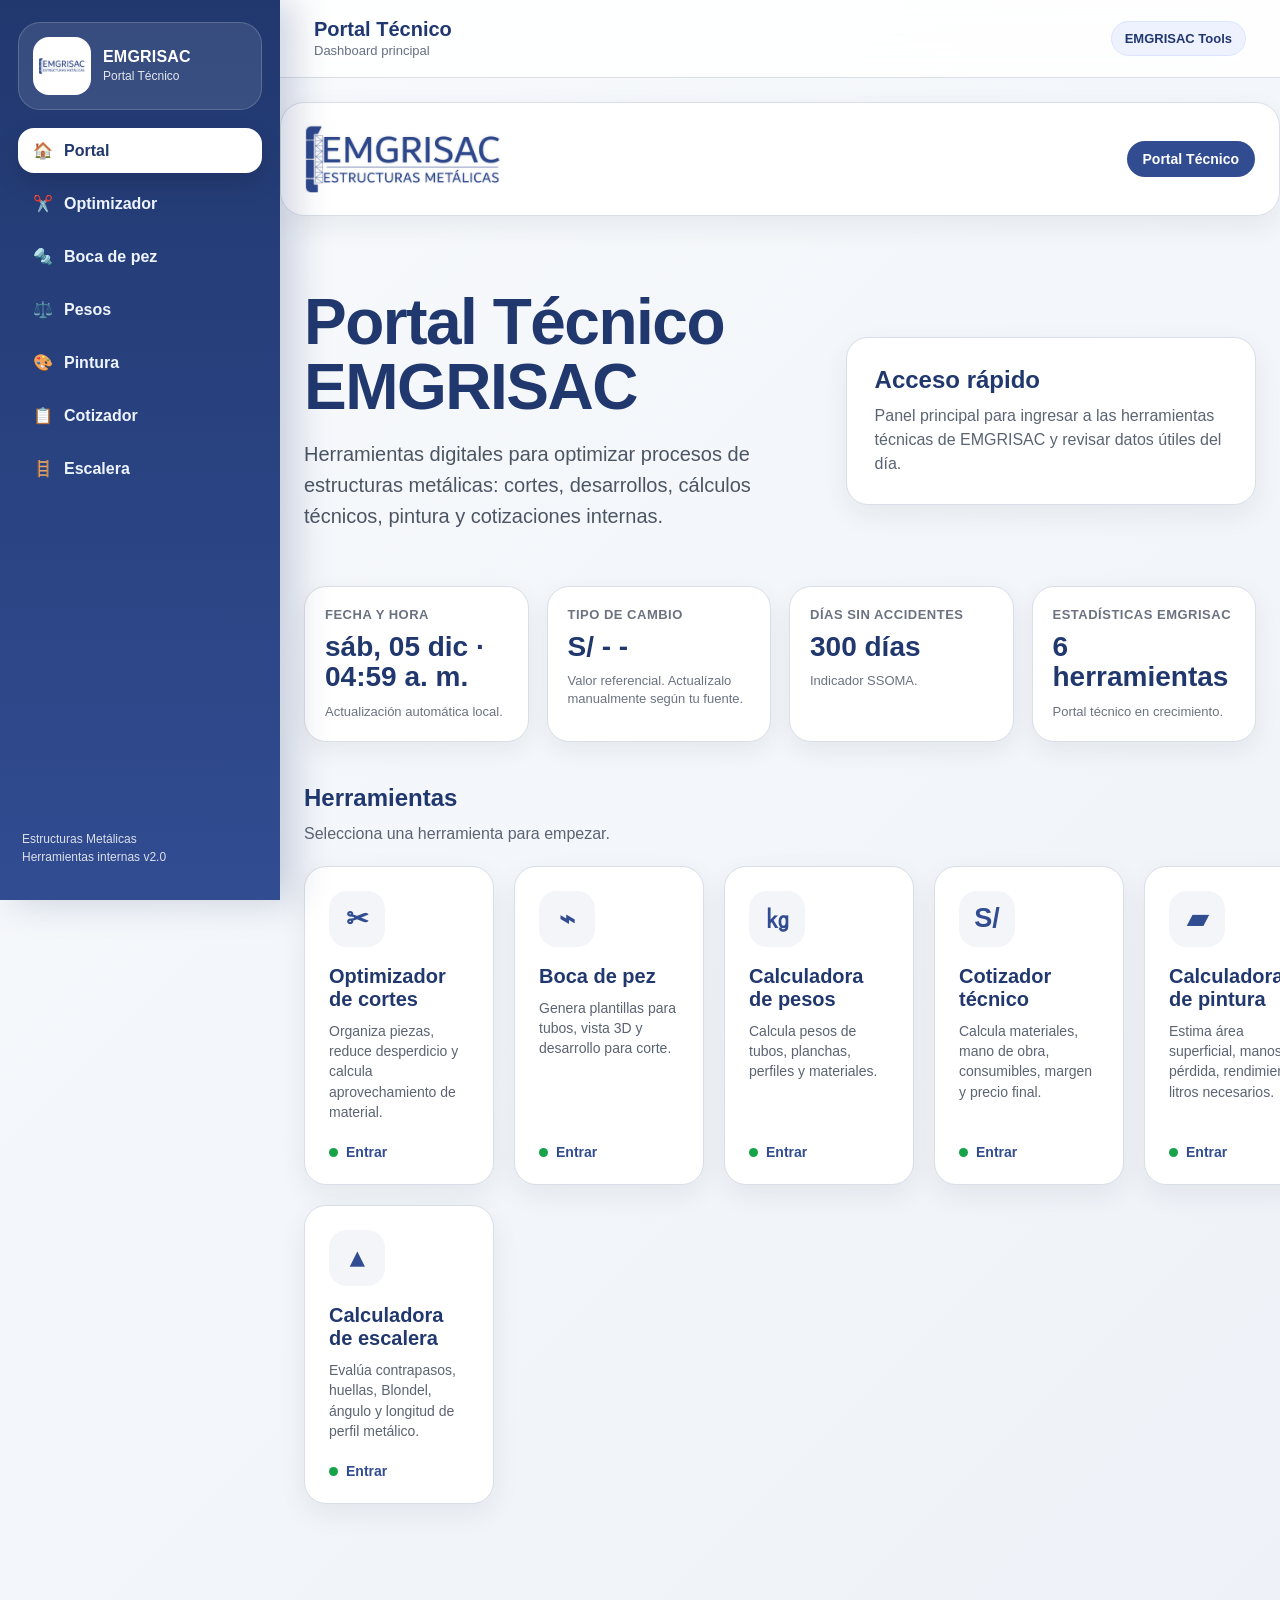
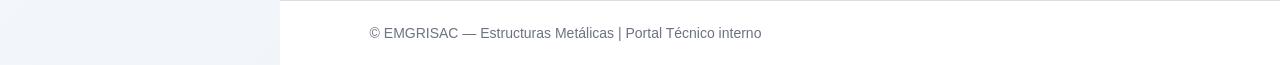
<file: index.html>
<!DOCTYPE html>
<html lang="es">
<head>
  <meta charset="UTF-8" />
  <meta name="viewport" content="width=device-width, initial-scale=1.0" />
  <title>Portal Técnico EMGRISAC</title>
  <style>
    :root {
      --azul: #314c91;
      --azul-oscuro: #21386f;
      --gris: #f3f5f8;
      --texto: #1f2937;
      --borde: #d9dee8;
      --sombra: 0 18px 40px rgba(31, 41, 55, 0.12);
      --verde: #16a34a;
      --amarillo: #f59e0b;
    }

    * { box-sizing: border-box; }

    body {
      margin: 0;
      font-family: Arial, Helvetica, sans-serif;
      background: linear-gradient(135deg, #ffffff 0%, #eef2f8 100%);
      color: var(--texto);
      min-height: 100vh;
    }

    header {
      padding: 28px 7vw 18px;
      display: flex;
      align-items: center;
      justify-content: space-between;
      gap: 24px;
      border-bottom: 1px solid var(--borde);
      background: rgba(255,255,255,0.88);
      backdrop-filter: blur(12px);
      position: sticky;
      top: 0;
      z-index: 10;
    }

    .logo {
      height: 68px;
      max-width: 420px;
      object-fit: contain;
    }

    .badge {
      background: var(--azul);
      color: white;
      padding: 10px 16px;
      border-radius: 999px;
      font-weight: 700;
      font-size: 14px;
      white-space: nowrap;
    }

    main { padding: 48px 7vw 70px; }

    .hero {
      display: grid;
      grid-template-columns: 1.1fr 0.9fr;
      align-items: center;
      gap: 40px;
      margin-bottom: 34px;
    }

    h1 {
      margin: 0;
      font-size: clamp(36px, 5vw, 64px);
      color: var(--azul-oscuro);
      letter-spacing: -1.5px;
      line-height: 1.02;
    }

    .subtitle {
      margin-top: 18px;
      font-size: 20px;
      line-height: 1.55;
      color: #4b5563;
      max-width: 760px;
    }

    .panel, .metric, .card {
      background: white;
      border: 1px solid var(--borde);
      box-shadow: 0 8px 24px rgba(31, 41, 55, 0.07);
    }

    .panel {
      border-radius: 28px;
      padding: 28px;
      box-shadow: var(--sombra);
    }

    .panel h2, .section-title h2 { margin: 0 0 10px; color: var(--azul); }
    .panel p, .section-title p { margin: 0; color: #5b6472; line-height: 1.5; }

    .dashboard {
      display: grid;
      grid-template-columns: repeat(4, minmax(180px, 1fr));
      gap: 18px;
      margin-bottom: 42px;
    }

    .metric {
      border-radius: 22px;
      padding: 20px;
      min-height: 132px;
    }

    .metric-label {
      color: #6b7280;
      font-size: 13px;
      font-weight: 700;
      text-transform: uppercase;
      letter-spacing: .5px;
      margin-bottom: 10px;
    }

    .metric-value {
      color: var(--azul-oscuro);
      font-size: 28px;
      font-weight: 900;
      line-height: 1.1;
    }

    .metric-note {
      margin-top: 10px;
      color: #6b7280;
      font-size: 13px;
      line-height: 1.35;
    }

    .section-title {
      margin: 0 0 20px;
      display: flex;
      align-items: end;
      justify-content: space-between;
      gap: 20px;
    }

    .grid {
      display: grid;
      grid-template-columns: repeat(5, minmax(190px, 1fr));
      gap: 20px;
    }

    .card {
      text-decoration: none;
      color: inherit;
      border-radius: 24px;
      padding: 24px;
      min-height: 225px;
      transition: transform .2s ease, box-shadow .2s ease, border-color .2s ease;
      display: flex;
      flex-direction: column;
      justify-content: space-between;
    }

    .card:hover {
      transform: translateY(-6px);
      box-shadow: var(--sombra);
      border-color: var(--azul);
    }

    .icon {
      width: 56px;
      height: 56px;
      border-radius: 18px;
      background: var(--gris);
      color: var(--azul);
      display: grid;
      place-items: center;
      font-size: 27px;
      font-weight: 900;
      margin-bottom: 18px;
    }

    .card h3 { margin: 0 0 10px; font-size: 20px; color: var(--azul-oscuro); }
    .card p { margin: 0; color: #5b6472; line-height: 1.45; font-size: 14px; }

    .status {
      margin-top: 22px;
      display: inline-flex;
      align-items: center;
      gap: 8px;
      color: var(--azul);
      font-weight: 700;
      font-size: 14px;
    }

    .dot { width: 9px; height: 9px; background: var(--azul); border-radius: 50%; }
    .dot.green { background: var(--verde); }
    .dot.yellow { background: var(--amarillo); }

    footer {
      padding: 24px 7vw;
      color: #6b7280;
      border-top: 1px solid var(--borde);
      background: white;
      font-size: 14px;
    }

    @media (max-width: 1200px) {
      .grid { grid-template-columns: repeat(3, minmax(220px, 1fr)); }
      .dashboard { grid-template-columns: repeat(2, minmax(180px, 1fr)); }
    }

    @media (max-width: 900px) {
      .hero { grid-template-columns: 1fr; }
      .grid { grid-template-columns: repeat(2, minmax(220px, 1fr)); }
    }

    @media (max-width: 640px) {
      header { flex-direction: column; align-items: flex-start; }
      .logo { width: 100%; height: auto; }
      .grid, .dashboard { grid-template-columns: 1fr; }
      main { padding-top: 34px; }
      .section-title { display: block; }
    }
  </style>
  <link rel="stylesheet" href="css/emgrisac-unificado.css" />
  <script src="js/emgrisac-ui.js" defer></script>
</head>
<body class="emg-unificado">

<aside class="emg-sidebar">
  <div class="emg-brand">
    <img src="img/logo-emgrisac.png" alt="Logo EMGRISAC">
    <div><strong>EMGRISAC</strong><span>Portal Técnico</span></div>
  </div>
  <nav class="emg-nav">
    <a href="index.html" class="active"><span>🏠</span><span>Portal</span></a>
<a href="optimizador.html" class=""><span>✂️</span><span>Optimizador</span></a>
<a href="bocapez.html" class=""><span>🔩</span><span>Boca de pez</span></a>
<a href="calcpesos.html" class=""><span>⚖️</span><span>Pesos</span></a>
<a href="calculadora-pintura.html" class=""><span>🎨</span><span>Pintura</span></a>
<a href="cotizador.html" class=""><span>📋</span><span>Cotizador</span></a>
<a href="calculadora-escaleras.html" class=""><span>🪜</span><span>Escalera</span></a>
  </nav>
  <div class="emg-sidebar-footer">Estructuras Metálicas<br>Herramientas internas v2.0</div>
</aside>
<header class="emg-topbar">
  <div style="display:flex;align-items:center;gap:10px;">
    <button class="emg-mobile-menu" data-emg-menu>☰</button>
    <div class="emg-page-title"><strong>Portal Técnico</strong><span>Dashboard principal</span></div>
  </div>
  <div class="emg-chip">EMGRISAC Tools</div>
</header>

  <header>
    <img src="img/logo-emgrisac.png" alt="Logo EMGRISAC" class="logo" />
    <div class="badge">Portal Técnico</div>
  </header>

  <main>
    <section class="hero">
      <div>
        <h1>Portal Técnico EMGRISAC</h1>
        <p class="subtitle">
          Herramientas digitales para optimizar procesos de estructuras metálicas:
          cortes, desarrollos, cálculos técnicos, pintura y cotizaciones internas.
        </p>
      </div>
      <div class="panel">
        <h2>Acceso rápido</h2>
        <p>
          Panel principal para ingresar a las herramientas técnicas de EMGRISAC y revisar datos útiles del día.
        </p>
      </div>
    </section>

    <section class="dashboard">
      <div class="metric">
        <div class="metric-label">Fecha y hora</div>
        <div class="metric-value" id="fechaHora">--:--</div>
        <div class="metric-note">Actualización automática local.</div>
      </div>

      <div class="metric">
        <div class="metric-label">Tipo de cambio</div>
        <div class="metric-value">S/  - - </div>
        <div class="metric-note">Valor referencial. Actualízalo manualmente según tu fuente.</div>
      </div>

      <div class="metric">
        <div class="metric-label">Días sin accidentes</div>
        <div class="metric-value">300 días</div>
        <div class="metric-note"> Indicador SSOMA.</div>
      </div>

      <div class="metric">
        <div class="metric-label">Estadísticas EMGRISAC</div>
        <div class="metric-value">6 herramientas</div>
        <div class="metric-note">Portal técnico en crecimiento.</div>
      </div>
    </section>

    <section class="section-title">
      <div>
        <h2>Herramientas</h2>
        <p>Selecciona una herramienta para empezar.</p>
      </div>
    </section>

    <section class="grid">
      <a class="card" href="optimizador.html">
        <div>
          <div class="icon">✂</div>
          <h3>Optimizador de cortes</h3>
          <p>Organiza piezas, reduce desperdicio y calcula aprovechamiento de material.</p>
        </div>
        <span class="status"><span class="dot green"></span> Entrar</span>
      </a>

      <a class="card" href="bocapez.html">
        <div>
          <div class="icon">⌁</div>
          <h3>Boca de pez</h3>
          <p>Genera plantillas para tubos, vista 3D y desarrollo para corte.</p>
        </div>
        <span class="status"><span class="dot green"></span> Entrar</span>
      </a>

      <a class="card" href="calcpesos.html">
        <div>
          <div class="icon">㎏</div>
          <h3>Calculadora de pesos</h3>
          <p>Calcula pesos de tubos, planchas, perfiles y materiales.</p>
        </div>
        <span class="status"><span class="dot green"></span> Entrar</span>
      </a>

      <a class="card" href="cotizador.html">
        <div>
          <div class="icon">S/</div>
          <h3>Cotizador técnico</h3>
          <p>Calcula materiales, mano de obra, consumibles, margen y precio final.</p>
        </div>
        <span class="status"><span class="dot green"></span> Entrar</span>
      </a>

      <a class="card" href="calculadora-pintura.html">
        <div>
          <div class="icon">▰</div>
          <h3>Calculadora de pintura</h3>
          <p>Estima área superficial, manos, pérdida, rendimiento y litros necesarios.</p>
        </div>
        <span class="status"><span class="dot green"></span> Entrar</span>
      </a>

      <a class="card" href="calculadora-escaleras.html">
        <div>
          <div class="icon">▴</div>
          <h3>Calculadora de escalera</h3>
          <p>Evalúa contrapasos, huellas, Blondel, ángulo y longitud de perfil metálico.</p>
        </div>
        <span class="status"><span class="dot green"></span> Entrar</span>
      </a>
    </section>
  </main>

  <footer>
    © EMGRISAC — Estructuras Metálicas | Portal Técnico interno
  </footer>

  <script>
    function actualizarFechaHora() {
      const ahora = new Date();
      const opcionesFecha = { weekday: 'short', day: '2-digit', month: 'short' };
      const fecha = ahora.toLocaleDateString('es-PE', opcionesFecha).replace('.', '');
      const hora = ahora.toLocaleTimeString('es-PE', { hour: '2-digit', minute: '2-digit' });
      document.getElementById('fechaHora').textContent = `${fecha} · ${hora}`;
    }

    actualizarFechaHora();
    setInterval(actualizarFechaHora, 30000);
  </script>
</body>
</html>
</file>
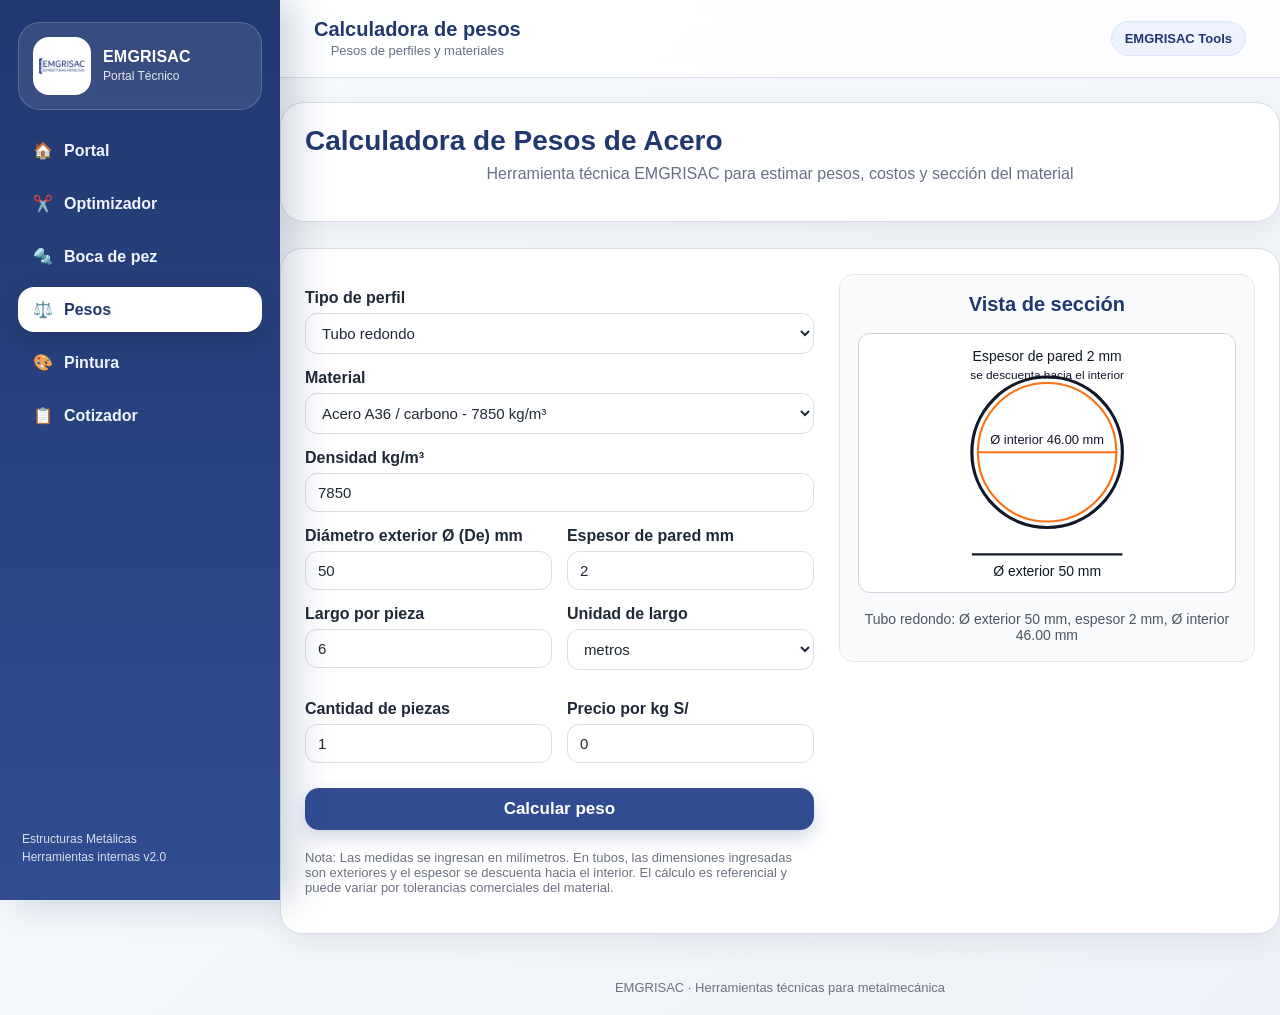
<file: calcpesos.html>
<!DOCTYPE html>
<html lang="es">
<head>
  <meta charset="UTF-8" />
  <meta name="viewport" content="width=device-width, initial-scale=1.0" />
  <title>Calculadora de Pesos de Acero | EMGRISAC</title>

  <style>
    body {
      margin: 0;
      font-family: Arial, sans-serif;
      background: #f3f5f7;
      color: #1f2937;
    }

    header {
      background: #111827;
      color: white;
      padding: 25px;
      text-align: center;
    }

    header h1 {
      margin: 0;
      font-size: 28px;
    }

    header p {
      margin-top: 8px;
      color: #d1d5db;
    }

    .container {
      max-width: 980px;
      margin: 30px auto;
      background: white;
      padding: 25px;
      border-radius: 14px;
      box-shadow: 0 8px 25px rgba(0,0,0,0.08);
    }

    label {
      font-weight: bold;
      display: block;
      margin-top: 15px;
    }

    select, input {
      width: 100%;
      padding: 11px;
      margin-top: 6px;
      border: 1px solid #cbd5e1;
      border-radius: 8px;
      font-size: 15px;
      box-sizing: border-box;
    }

    .grid {
      display: grid;
      grid-template-columns: repeat(2, 1fr);
      gap: 15px;
    }

    .layout {
      display: grid;
      grid-template-columns: 1.1fr 0.9fr;
      gap: 25px;
      align-items: start;
    }

    .preview-card {
      background: #f8fafc;
      border: 1px solid #e5e7eb;
      border-radius: 14px;
      padding: 18px;
      text-align: center;
      position: sticky;
      top: 20px;
    }

    .preview-card h2 {
      margin-top: 0;
      font-size: 20px;
      color: #111827;
    }

    #svgSeccion {
      width: 100%;
      max-width: 380px;
      height: 260px;
      background: white;
      border-radius: 12px;
      border: 1px solid #d1d5db;
    }

    #textoSeccion {
      font-size: 14px;
      color: #4b5563;
      margin-bottom: 0;
    }

    button {
      width: 100%;
      margin-top: 25px;
      padding: 14px;
      background: #f97316;
      color: white;
      border: none;
      border-radius: 10px;
      font-size: 17px;
      font-weight: bold;
      cursor: pointer;
    }

    button:hover {
      background: #ea580c;
    }

    .resultado {
      margin-top: 25px;
      padding: 20px;
      background: #ecfdf5;
      border-left: 6px solid #10b981;
      border-radius: 10px;
      display: none;
    }

    .resultado h2 {
      margin-top: 0;
      color: #065f46;
    }

    .dato {
      font-size: 18px;
      margin: 8px 0;
    }

    .nota {
      margin-top: 20px;
      font-size: 13px;
      color: #6b7280;
    }

    footer {
      text-align: center;
      padding: 20px;
      color: #6b7280;
      font-size: 13px;
    }

    @media (max-width: 850px) {
      .layout {
        grid-template-columns: 1fr;
      }

      .preview-card {
        position: static;
      }
    }

    @media (max-width: 700px) {
      .grid {
        grid-template-columns: 1fr;
      }
    }
  </style>
  <link rel="stylesheet" href="css/emgrisac-unificado.css" />
  <script src="js/emgrisac-ui.js" defer></script>
</head>

<body class="emg-unificado">

<aside class="emg-sidebar">
  <div class="emg-brand">
    <img src="img/logo-emgrisac.png" alt="Logo EMGRISAC">
    <div><strong>EMGRISAC</strong><span>Portal Técnico</span></div>
  </div>
  <nav class="emg-nav">
    <a href="index.html" class=""><span>🏠</span><span>Portal</span></a>
<a href="optimizador.html" class=""><span>✂️</span><span>Optimizador</span></a>
<a href="bocapez.html" class=""><span>🔩</span><span>Boca de pez</span></a>
<a href="calcpesos.html" class="active"><span>⚖️</span><span>Pesos</span></a>
<a href="calculadora-pintura.html" class=""><span>🎨</span><span>Pintura</span></a>
<a href="cotizador.html" class=""><span>📋</span><span>Cotizador</span></a>
  </nav>
  <div class="emg-sidebar-footer">Estructuras Metálicas<br>Herramientas internas v2.0</div>
</aside>
<header class="emg-topbar">
  <div style="display:flex;align-items:center;gap:10px;">
    <button class="emg-mobile-menu" data-emg-menu>☰</button>
    <div class="emg-page-title"><strong>Calculadora de pesos</strong><span>Pesos de perfiles y materiales</span></div>
  </div>
  <div class="emg-chip">EMGRISAC Tools</div>
</header>


<header>
  <h1>Calculadora de Pesos de Acero</h1>
  <p>Herramienta técnica EMGRISAC para estimar pesos, costos y sección del material</p>
</header>

<div class="container">

  <div class="layout">

    <div>
      <label for="perfil">Tipo de perfil</label>
      <select id="perfil">
        <option value="tubo_redondo">Tubo redondo</option>
        <option value="tubo_cuadrado">Tubo cuadrado</option>
        <option value="tubo_rectangular">Tubo rectangular</option>
        <option value="plancha">Plancha</option>
        <option value="platina">Platina</option>
        <option value="barra_redonda">Barra redonda</option>
        <option value="barra_cuadrada">Barra cuadrada</option>
        <option value="angulo">Ángulo L</option>
      </select>

      <label for="material">Material</label>
      <select id="material">
        <option value="7850">Acero A36 / carbono - 7850 kg/m³</option>
        <option value="8000">Acero inoxidable - 8000 kg/m³</option>
        <option value="2700">Aluminio - 2700 kg/m³</option>
        <option value="custom">Personalizado</option>
      </select>

      <label for="densidad">Densidad kg/m³</label>
      <input type="number" id="densidad" value="7850">

      <div class="grid" id="campos"></div>

      <div class="grid">
        <div>
          <label for="largo">Largo por pieza</label>
          <input type="number" id="largo" value="6" step="0.01">
        </div>

        <div>
          <label for="unidadLargo">Unidad de largo</label>
          <select id="unidadLargo">
            <option value="m">metros</option>
            <option value="mm">milímetros</option>
          </select>
        </div>

        <div>
          <label for="cantidad">Cantidad de piezas</label>
          <input type="number" id="cantidad" value="1">
        </div>

        <div>
          <label for="precioKg">Precio por kg S/</label>
          <input type="number" id="precioKg" value="0" step="0.01">
        </div>
      </div>

      <button onclick="calcular()">Calcular peso</button>

      <div class="resultado" id="resultado">
        <h2>Resultado</h2>
        <p class="dato" id="pesoMetro"></p>
        <p class="dato" id="pesoPieza"></p>
        <p class="dato" id="pesoTotal"></p>
        <p class="dato" id="costoTotal"></p>
      </div>

      <p class="nota">
        Nota: Las medidas se ingresan en milímetros. En tubos, las dimensiones ingresadas son exteriores y el espesor se descuenta hacia el interior. El cálculo es referencial y puede variar por tolerancias comerciales del material.
      </p>
    </div>

    <div class="preview-card">
      <h2>Vista de sección</h2>
      <svg id="svgSeccion" viewBox="0 0 300 240"></svg>
      <p id="textoSeccion"></p>
    </div>

  </div>

</div>

<footer>
  EMGRISAC · Herramientas técnicas para metalmecánica
</footer>

<script>
  const perfil = document.getElementById("perfil");
  const material = document.getElementById("material");
  const densidad = document.getElementById("densidad");
  const campos = document.getElementById("campos");

  perfil.addEventListener("change", actualizarCampos);
  material.addEventListener("change", actualizarDensidad);

  document.addEventListener("input", function () {
    dibujarSeccion();
  });

  function actualizarDensidad() {
    if (material.value !== "custom") {
      densidad.value = material.value;
    }
  }

  function actualizarCampos() {
    let html = "";

    if (perfil.value === "tubo_redondo") {
      html = `
        <div>
          <label>Diámetro exterior Ø (De) mm</label>
          <input type="number" id="diametro" value="50" step="0.01">
        </div>
        <div>
          <label>Espesor de pared mm</label>
          <input type="number" id="espesor" value="2" step="0.01">
        </div>
      `;
    }

    if (perfil.value === "tubo_cuadrado") {
      html = `
        <div>
          <label>Lado exterior mm</label>
          <input type="number" id="lado" value="50" step="0.01">
        </div>
        <div>
          <label>Espesor de pared mm</label>
          <input type="number" id="espesor" value="2" step="0.01">
        </div>
      `;
    }

    if (perfil.value === "tubo_rectangular") {
      html = `
        <div>
          <label>Base exterior mm</label>
          <input type="number" id="base" value="100" step="0.01">
        </div>
        <div>
          <label>Altura exterior mm</label>
          <input type="number" id="altura" value="50" step="0.01">
        </div>
        <div>
          <label>Espesor de pared mm</label>
          <input type="number" id="espesor" value="2" step="0.01">
        </div>
      `;
    }

    if (perfil.value === "plancha" || perfil.value === "platina") {
      html = `
        <div>
          <label>Ancho mm</label>
          <input type="number" id="ancho" value="1000" step="0.01">
        </div>
        <div>
          <label>Espesor de pared mm</label>
          <input type="number" id="espesor" value="3" step="0.01">
        </div>
      `;
    }

    if (perfil.value === "barra_redonda") {
      html = `
        <div>
          <label>Diámetro Ø mm</label>
          <input type="number" id="diametro" value="12" step="0.01">
        </div>
      `;
    }

    if (perfil.value === "barra_cuadrada") {
      html = `
        <div>
          <label>Lado mm</label>
          <input type="number" id="lado" value="12" step="0.01">
        </div>
      `;
    }

    if (perfil.value === "angulo") {
      html = `
        <div>
          <label>Lado del ángulo mm</label>
          <input type="number" id="lado" value="50" step="0.01">
        </div>
        <div>
          <label>Espesor de pared mm</label>
          <input type="number" id="espesor" value="3" step="0.01">
        </div>
      `;
    }

    campos.innerHTML = html;
    dibujarSeccion();
  }

  function dibujarSeccion() {
    const svg = document.getElementById("svgSeccion");
    const texto = document.getElementById("textoSeccion");

    svg.innerHTML = "";

    function rect(x, y, w, h, stroke = "#111827", fill = "none", sw = 3) {
      return `<rect x="${x}" y="${y}" width="${w}" height="${h}" fill="${fill}" stroke="${stroke}" stroke-width="${sw}" rx="2" />`;
    }

    function circle(cx, cy, r, stroke = "#111827", fill = "none", sw = 3) {
      return `<circle cx="${cx}" cy="${cy}" r="${r}" fill="${fill}" stroke="${stroke}" stroke-width="${sw}" />`;
    }

    function line(x1, y1, x2, y2) {
      return `<line x1="${x1}" y1="${y1}" x2="${x2}" y2="${y2}" stroke="#f97316" stroke-width="2" />`;
    }

    function text(x, y, t, size = 13) {
      return `<text x="${x}" y="${y}" font-size="${size}" text-anchor="middle" fill="#111827">${t}</text>`;
    }

    let contenido = "";

    if (perfil.value === "tubo_redondo") {
      const D = parseFloat(document.getElementById("diametro")?.value || 50);
      const e = parseFloat(document.getElementById("espesor")?.value || 2);
      const d = Math.max(D - 2 * e, 0);
      const rExterior = 70;
      const rInterior = D > 0 ? 70 * d / D : 0;

      contenido += circle(150, 110, rExterior);
      contenido += circle(150, 110, rInterior, "#f97316", "none", 2);

      // Cota del diámetro EXTERIOR en negro
      contenido += `<line x1="80" y1="205" x2="220" y2="205" stroke="#111827" stroke-width="2" />`;
      contenido += text(150, 225, `Ø exterior ${D} mm`);

      // Cota del diámetro INTERIOR en naranja
      contenido += `<line x1="${150 - rInterior}" y1="110" x2="${150 + rInterior}" y2="110" stroke="#f97316" stroke-width="2" />`;
      contenido += text(150, 102, `Ø interior ${d.toFixed(2)} mm`, 12);

      contenido += text(150, 25, `Espesor de pared ${e} mm`);
      contenido += text(150, 42, `se descuenta hacia el interior`, 11);

      texto.innerText = `Tubo redondo: Ø exterior ${D} mm, espesor ${e} mm, Ø interior ${d.toFixed(2)} mm`;
    }

    if (perfil.value === "tubo_cuadrado") {
      const L = parseFloat(document.getElementById("lado")?.value || 50);
      const e = parseFloat(document.getElementById("espesor")?.value || 2);
      const ladoInterior = Math.max(L - 2 * e, 0);
      const inner = L > 0 ? Math.max(140 * ladoInterior / L, 0) : 0;

      contenido += rect(80, 40, 140, 140);
      contenido += rect(150 - inner / 2, 110 - inner / 2, inner, inner, "#f97316", "none", 2);

      contenido += `<line x1="80" y1="205" x2="220" y2="205" stroke="#111827" stroke-width="2" />`;
      contenido += text(150, 225, `lado exterior ${L} mm`);
      contenido += text(150, 25, `Espesor de pared ${e} mm`);
      contenido += text(150, 42, `lado interior ${ladoInterior.toFixed(2)} mm`, 11);

      texto.innerText = `Tubo cuadrado: lado exterior ${L} mm, espesor ${e} mm, lado interior ${ladoInterior.toFixed(2)} mm`;
    }

    if (perfil.value === "tubo_rectangular") {
      const B = parseFloat(document.getElementById("base")?.value || 100);
      const H = parseFloat(document.getElementById("altura")?.value || 50);
      const e = parseFloat(document.getElementById("espesor")?.value || 2);

      const baseInterior = Math.max(B - 2 * e, 0);
      const alturaInterior = Math.max(H - 2 * e, 0);

      const maxDim = Math.max(B, H);
      const W = 170 * B / maxDim;
      const HH = 170 * H / maxDim;

      const innerW = B > 0 ? Math.max(W * baseInterior / B, 0) : 0;
      const innerH = H > 0 ? Math.max(HH * alturaInterior / H, 0) : 0;

      contenido += rect(150 - W / 2, 110 - HH / 2, W, HH);
      contenido += rect(150 - innerW / 2, 110 - innerH / 2, innerW, innerH, "#f97316", "none", 2);

      contenido += `<line x1="${150 - W / 2}" y1="205" x2="${150 + W / 2}" y2="205" stroke="#111827" stroke-width="2" />`;
      contenido += text(150, 225, `base exterior ${B} mm`);
      contenido += text(150, 25, `${B} x ${H} x ${e} mm`);
      contenido += text(150, 42, `interior ${baseInterior.toFixed(2)} x ${alturaInterior.toFixed(2)} mm`, 11);

      texto.innerText = `Tubo rectangular: exterior ${B} x ${H} mm, espesor ${e} mm, interior ${baseInterior.toFixed(2)} x ${alturaInterior.toFixed(2)} mm`;
    }

    if (perfil.value === "plancha" || perfil.value === "platina") {
      const ancho = parseFloat(document.getElementById("ancho")?.value || 1000);
      const e = parseFloat(document.getElementById("espesor")?.value || 3);

      contenido += rect(50, 95, 200, 35, "#111827", "#e5e7eb", 3);
      contenido += text(150, 80, `Ancho ${ancho} mm`);
      contenido += text(150, 155, `Espesor ${e} mm`);

      texto.innerText = `${perfil.value === "plancha" ? "Plancha" : "Platina"} ${ancho} x ${e} mm`;
    }

    if (perfil.value === "barra_redonda") {
      const D = parseFloat(document.getElementById("diametro")?.value || 12);

      contenido += circle(150, 110, 70, "#111827", "#e5e7eb", 3);
      contenido += line(80, 205, 220, 205);
      contenido += text(150, 225, `Ø ${D} mm`);

      texto.innerText = `Barra redonda Ø${D} mm`;
    }

    if (perfil.value === "barra_cuadrada") {
      const L = parseFloat(document.getElementById("lado")?.value || 12);

      contenido += rect(80, 40, 140, 140, "#111827", "#e5e7eb", 3);
      contenido += line(80, 205, 220, 205);
      contenido += text(150, 225, `${L} mm`);

      texto.innerText = `Barra cuadrada ${L} x ${L} mm`;
    }

    if (perfil.value === "angulo") {
      const L = parseFloat(document.getElementById("lado")?.value || 50);
      const e = parseFloat(document.getElementById("espesor")?.value || 3);

      const outer = 140;
      const thick = Math.max(Math.min(outer * e / L, outer), 2);
      const x = 80;
      const y = 40;

      contenido += `
        <path d="
          M ${x} ${y}
          L ${x + thick} ${y}
          L ${x + thick} ${y + outer - thick}
          L ${x + outer} ${y + outer - thick}
          L ${x + outer} ${y + outer}
          L ${x} ${y + outer}
          Z"
          fill="#e5e7eb"
          stroke="#111827"
          stroke-width="3"
        />
      `;

      contenido += line(x, 205, x + outer, 205);
      contenido += text(150, 225, `${L} x ${L} x ${e} mm`);
      contenido += text(150, 25, `Ángulo L - espesor ${e} mm`);

      texto.innerText = `Ángulo L ${L} x ${L} x ${e} mm`;
    }

    svg.innerHTML = contenido;
  }

  function calcular() {
    dibujarSeccion();

    const dens = parseFloat(densidad.value);
    let largo = parseFloat(document.getElementById("largo").value);
    const unidadLargo = document.getElementById("unidadLargo").value;
    const cantidad = parseFloat(document.getElementById("cantidad").value);
    const precioKg = parseFloat(document.getElementById("precioKg").value);

    if (unidadLargo === "mm") {
      largo = largo / 1000;
    }

    let area = 0;

    if (perfil.value === "tubo_redondo") {
      const D = parseFloat(document.getElementById("diametro").value) / 1000;
      const e = parseFloat(document.getElementById("espesor").value) / 1000;
      const d = D - 2 * e;
      area = Math.PI / 4 * (D * D - d * d);
    }

    if (perfil.value === "tubo_cuadrado") {
      const L = parseFloat(document.getElementById("lado").value) / 1000;
      const e = parseFloat(document.getElementById("espesor").value) / 1000;
      area = L * L - (L - 2 * e) * (L - 2 * e);
    }

    if (perfil.value === "tubo_rectangular") {
      const B = parseFloat(document.getElementById("base").value) / 1000;
      const H = parseFloat(document.getElementById("altura").value) / 1000;
      const e = parseFloat(document.getElementById("espesor").value) / 1000;
      area = B * H - (B - 2 * e) * (H - 2 * e);
    }

    if (perfil.value === "plancha" || perfil.value === "platina") {
      const ancho = parseFloat(document.getElementById("ancho").value) / 1000;
      const e = parseFloat(document.getElementById("espesor").value) / 1000;
      area = ancho * e;
    }

    if (perfil.value === "barra_redonda") {
      const D = parseFloat(document.getElementById("diametro").value) / 1000;
      area = Math.PI / 4 * D * D;
    }

    if (perfil.value === "barra_cuadrada") {
      const L = parseFloat(document.getElementById("lado").value) / 1000;
      area = L * L;
    }

    if (perfil.value === "angulo") {
      const L = parseFloat(document.getElementById("lado").value) / 1000;
      const e = parseFloat(document.getElementById("espesor").value) / 1000;
      area = (2 * L * e) - (e * e);
    }

    const pesoMetro = area * dens;
    const pesoPieza = pesoMetro * largo;
    const pesoTotal = pesoPieza * cantidad;
    const costoTotal = pesoTotal * precioKg;

    document.getElementById("pesoMetro").innerText = "Peso por metro lineal: " + pesoMetro.toFixed(3) + " kg/m";
    document.getElementById("pesoPieza").innerText = "Peso por pieza: " + pesoPieza.toFixed(3) + " kg";
    document.getElementById("pesoTotal").innerText = "Peso total: " + pesoTotal.toFixed(3) + " kg";
    document.getElementById("costoTotal").innerText = "Costo estimado: S/ " + costoTotal.toFixed(2);

    document.getElementById("resultado").style.display = "block";
  }

  actualizarCampos();
</script>

</body>
</html>
</file>
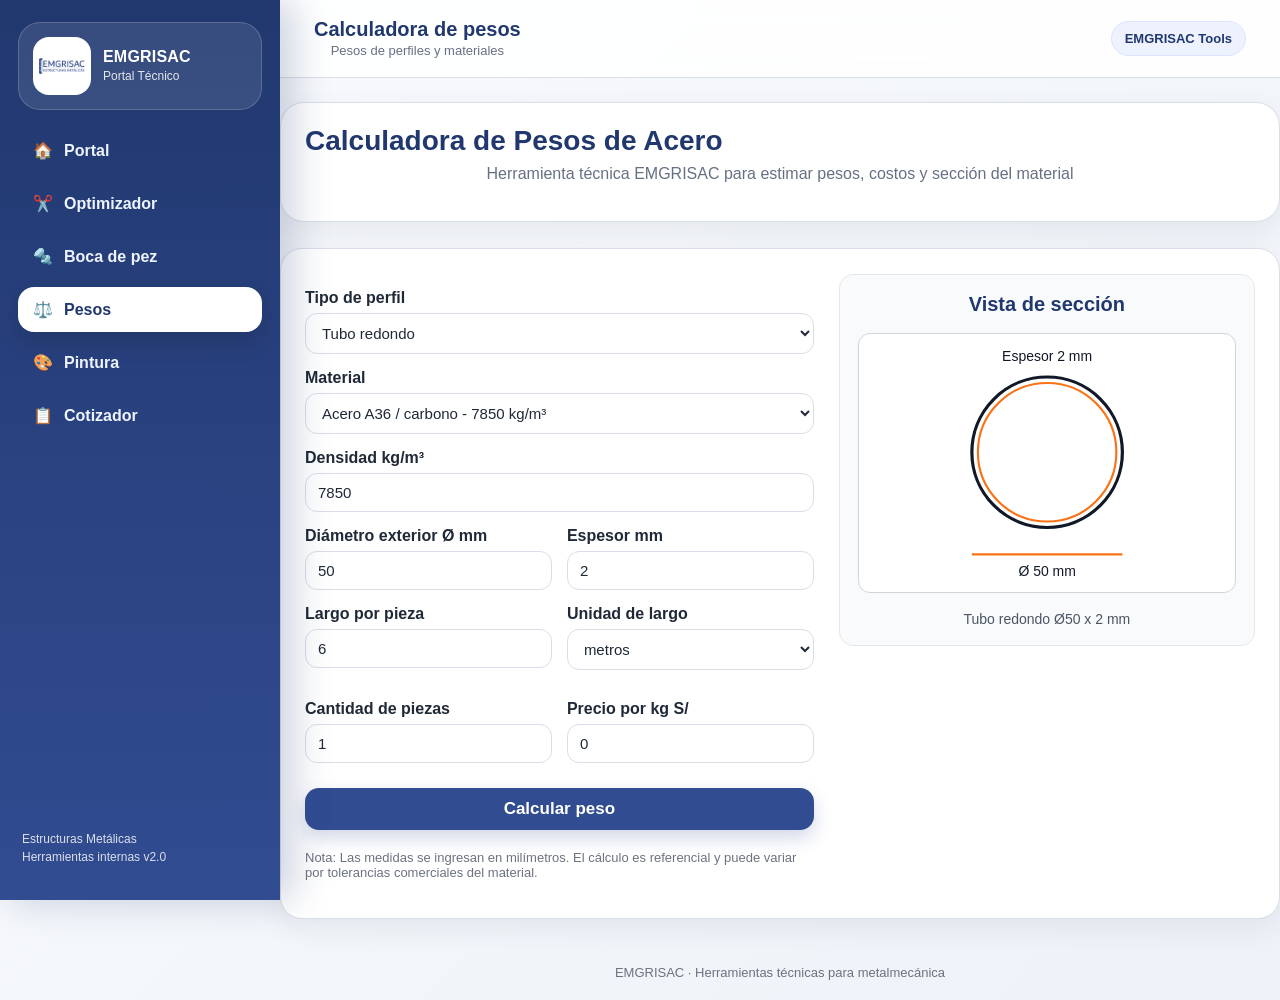
<file: calcpesos_v1.html>
<!DOCTYPE html>
<html lang="es">
<head>
  <meta charset="UTF-8" />
  <meta name="viewport" content="width=device-width, initial-scale=1.0" />
  <title>Calculadora de Pesos de Acero | EMGRISAC</title>

  <style>
    body {
      margin: 0;
      font-family: Arial, sans-serif;
      background: #f3f5f7;
      color: #1f2937;
    }

    header {
      background: #111827;
      color: white;
      padding: 25px;
      text-align: center;
    }

    header h1 {
      margin: 0;
      font-size: 28px;
    }

    header p {
      margin-top: 8px;
      color: #d1d5db;
    }

    .container {
      max-width: 980px;
      margin: 30px auto;
      background: white;
      padding: 25px;
      border-radius: 14px;
      box-shadow: 0 8px 25px rgba(0,0,0,0.08);
    }

    label {
      font-weight: bold;
      display: block;
      margin-top: 15px;
    }

    select, input {
      width: 100%;
      padding: 11px;
      margin-top: 6px;
      border: 1px solid #cbd5e1;
      border-radius: 8px;
      font-size: 15px;
      box-sizing: border-box;
    }

    .grid {
      display: grid;
      grid-template-columns: repeat(2, 1fr);
      gap: 15px;
    }

    .layout {
      display: grid;
      grid-template-columns: 1.1fr 0.9fr;
      gap: 25px;
      align-items: start;
    }

    .preview-card {
      background: #f8fafc;
      border: 1px solid #e5e7eb;
      border-radius: 14px;
      padding: 18px;
      text-align: center;
      position: sticky;
      top: 20px;
    }

    .preview-card h2 {
      margin-top: 0;
      font-size: 20px;
      color: #111827;
    }

    #svgSeccion {
      width: 100%;
      max-width: 380px;
      height: 260px;
      background: white;
      border-radius: 12px;
      border: 1px solid #d1d5db;
    }

    #textoSeccion {
      font-size: 14px;
      color: #4b5563;
      margin-bottom: 0;
    }

    button {
      width: 100%;
      margin-top: 25px;
      padding: 14px;
      background: #f97316;
      color: white;
      border: none;
      border-radius: 10px;
      font-size: 17px;
      font-weight: bold;
      cursor: pointer;
    }

    button:hover {
      background: #ea580c;
    }

    .resultado {
      margin-top: 25px;
      padding: 20px;
      background: #ecfdf5;
      border-left: 6px solid #10b981;
      border-radius: 10px;
      display: none;
    }

    .resultado h2 {
      margin-top: 0;
      color: #065f46;
    }

    .dato {
      font-size: 18px;
      margin: 8px 0;
    }

    .nota {
      margin-top: 20px;
      font-size: 13px;
      color: #6b7280;
    }

    footer {
      text-align: center;
      padding: 20px;
      color: #6b7280;
      font-size: 13px;
    }

    @media (max-width: 850px) {
      .layout {
        grid-template-columns: 1fr;
      }

      .preview-card {
        position: static;
      }
    }

    @media (max-width: 700px) {
      .grid {
        grid-template-columns: 1fr;
      }
    }
  </style>
  <link rel="stylesheet" href="css/emgrisac-unificado.css" />
  <script src="js/emgrisac-ui.js" defer></script>
</head>

<body class="emg-unificado">

<aside class="emg-sidebar">
  <div class="emg-brand">
    <img src="img/logo-emgrisac.png" alt="Logo EMGRISAC">
    <div><strong>EMGRISAC</strong><span>Portal Técnico</span></div>
  </div>
  <nav class="emg-nav">
    <a href="index.html" class=""><span>🏠</span><span>Portal</span></a>
<a href="optimizador.html" class=""><span>✂️</span><span>Optimizador</span></a>
<a href="bocapez.html" class=""><span>🔩</span><span>Boca de pez</span></a>
<a href="calcpesos.html" class="active"><span>⚖️</span><span>Pesos</span></a>
<a href="calculadora-pintura.html" class=""><span>🎨</span><span>Pintura</span></a>
<a href="cotizador.html" class=""><span>📋</span><span>Cotizador</span></a>
  </nav>
  <div class="emg-sidebar-footer">Estructuras Metálicas<br>Herramientas internas v2.0</div>
</aside>
<header class="emg-topbar">
  <div style="display:flex;align-items:center;gap:10px;">
    <button class="emg-mobile-menu" data-emg-menu>☰</button>
    <div class="emg-page-title"><strong>Calculadora de pesos</strong><span>Pesos de perfiles y materiales</span></div>
  </div>
  <div class="emg-chip">EMGRISAC Tools</div>
</header>


<header>
  <h1>Calculadora de Pesos de Acero</h1>
  <p>Herramienta técnica EMGRISAC para estimar pesos, costos y sección del material</p>
</header>

<div class="container">

  <div class="layout">

    <div>
      <label for="perfil">Tipo de perfil</label>
      <select id="perfil">
        <option value="tubo_redondo">Tubo redondo</option>
        <option value="tubo_cuadrado">Tubo cuadrado</option>
        <option value="tubo_rectangular">Tubo rectangular</option>
        <option value="plancha">Plancha</option>
        <option value="platina">Platina</option>
        <option value="barra_redonda">Barra redonda</option>
        <option value="barra_cuadrada">Barra cuadrada</option>
        <option value="angulo">Ángulo L</option>
      </select>

      <label for="material">Material</label>
      <select id="material">
        <option value="7850">Acero A36 / carbono - 7850 kg/m³</option>
        <option value="8000">Acero inoxidable - 8000 kg/m³</option>
        <option value="2700">Aluminio - 2700 kg/m³</option>
        <option value="custom">Personalizado</option>
      </select>

      <label for="densidad">Densidad kg/m³</label>
      <input type="number" id="densidad" value="7850">

      <div class="grid" id="campos"></div>

      <div class="grid">
        <div>
          <label for="largo">Largo por pieza</label>
          <input type="number" id="largo" value="6" step="0.01">
        </div>

        <div>
          <label for="unidadLargo">Unidad de largo</label>
          <select id="unidadLargo">
            <option value="m">metros</option>
            <option value="mm">milímetros</option>
          </select>
        </div>

        <div>
          <label for="cantidad">Cantidad de piezas</label>
          <input type="number" id="cantidad" value="1">
        </div>

        <div>
          <label for="precioKg">Precio por kg S/</label>
          <input type="number" id="precioKg" value="0" step="0.01">
        </div>
      </div>

      <button onclick="calcular()">Calcular peso</button>

      <div class="resultado" id="resultado">
        <h2>Resultado</h2>
        <p class="dato" id="pesoMetro"></p>
        <p class="dato" id="pesoPieza"></p>
        <p class="dato" id="pesoTotal"></p>
        <p class="dato" id="costoTotal"></p>
      </div>

      <p class="nota">
        Nota: Las medidas se ingresan en milímetros. El cálculo es referencial y puede variar por tolerancias comerciales del material.
      </p>
    </div>

    <div class="preview-card">
      <h2>Vista de sección</h2>
      <svg id="svgSeccion" viewBox="0 0 300 240"></svg>
      <p id="textoSeccion"></p>
    </div>

  </div>

</div>

<footer>
  EMGRISAC · Herramientas técnicas para metalmecánica
</footer>

<script>
  const perfil = document.getElementById("perfil");
  const material = document.getElementById("material");
  const densidad = document.getElementById("densidad");
  const campos = document.getElementById("campos");

  perfil.addEventListener("change", actualizarCampos);
  material.addEventListener("change", actualizarDensidad);

  document.addEventListener("input", function () {
    dibujarSeccion();
  });

  function actualizarDensidad() {
    if (material.value !== "custom") {
      densidad.value = material.value;
    }
  }

  function actualizarCampos() {
    let html = "";

    if (perfil.value === "tubo_redondo") {
      html = `
        <div>
          <label>Diámetro exterior Ø mm</label>
          <input type="number" id="diametro" value="50" step="0.01">
        </div>
        <div>
          <label>Espesor mm</label>
          <input type="number" id="espesor" value="2" step="0.01">
        </div>
      `;
    }

    if (perfil.value === "tubo_cuadrado") {
      html = `
        <div>
          <label>Lado exterior mm</label>
          <input type="number" id="lado" value="50" step="0.01">
        </div>
        <div>
          <label>Espesor mm</label>
          <input type="number" id="espesor" value="2" step="0.01">
        </div>
      `;
    }

    if (perfil.value === "tubo_rectangular") {
      html = `
        <div>
          <label>Base exterior mm</label>
          <input type="number" id="base" value="100" step="0.01">
        </div>
        <div>
          <label>Altura exterior mm</label>
          <input type="number" id="altura" value="50" step="0.01">
        </div>
        <div>
          <label>Espesor mm</label>
          <input type="number" id="espesor" value="2" step="0.01">
        </div>
      `;
    }

    if (perfil.value === "plancha" || perfil.value === "platina") {
      html = `
        <div>
          <label>Ancho mm</label>
          <input type="number" id="ancho" value="1000" step="0.01">
        </div>
        <div>
          <label>Espesor mm</label>
          <input type="number" id="espesor" value="3" step="0.01">
        </div>
      `;
    }

    if (perfil.value === "barra_redonda") {
      html = `
        <div>
          <label>Diámetro Ø mm</label>
          <input type="number" id="diametro" value="12" step="0.01">
        </div>
      `;
    }

    if (perfil.value === "barra_cuadrada") {
      html = `
        <div>
          <label>Lado mm</label>
          <input type="number" id="lado" value="12" step="0.01">
        </div>
      `;
    }

    if (perfil.value === "angulo") {
      html = `
        <div>
          <label>Lado del ángulo mm</label>
          <input type="number" id="lado" value="50" step="0.01">
        </div>
        <div>
          <label>Espesor mm</label>
          <input type="number" id="espesor" value="3" step="0.01">
        </div>
      `;
    }

    campos.innerHTML = html;
    dibujarSeccion();
  }

  function dibujarSeccion() {
    const svg = document.getElementById("svgSeccion");
    const texto = document.getElementById("textoSeccion");

    svg.innerHTML = "";

    function rect(x, y, w, h, stroke = "#111827", fill = "none", sw = 3) {
      return `<rect x="${x}" y="${y}" width="${w}" height="${h}" fill="${fill}" stroke="${stroke}" stroke-width="${sw}" rx="2" />`;
    }

    function circle(cx, cy, r, stroke = "#111827", fill = "none", sw = 3) {
      return `<circle cx="${cx}" cy="${cy}" r="${r}" fill="${fill}" stroke="${stroke}" stroke-width="${sw}" />`;
    }

    function line(x1, y1, x2, y2) {
      return `<line x1="${x1}" y1="${y1}" x2="${x2}" y2="${y2}" stroke="#f97316" stroke-width="2" />`;
    }

    function text(x, y, t, size = 13) {
      return `<text x="${x}" y="${y}" font-size="${size}" text-anchor="middle" fill="#111827">${t}</text>`;
    }

    let contenido = "";

    if (perfil.value === "tubo_redondo") {
      const D = parseFloat(document.getElementById("diametro")?.value || 50);
      const e = parseFloat(document.getElementById("espesor")?.value || 2);
      const d = Math.max(D - 2 * e, 0);

      contenido += circle(150, 110, 70);
      contenido += circle(150, 110, 70 * d / D, "#f97316", "none", 2);
      contenido += line(80, 205, 220, 205);
      contenido += text(150, 225, `Ø ${D} mm`);
      contenido += text(150, 25, `Espesor ${e} mm`);

      texto.innerText = `Tubo redondo Ø${D} x ${e} mm`;
    }

    if (perfil.value === "tubo_cuadrado") {
      const L = parseFloat(document.getElementById("lado")?.value || 50);
      const e = parseFloat(document.getElementById("espesor")?.value || 2);
      const inner = Math.max(140 * (L - 2 * e) / L, 0);

      contenido += rect(80, 40, 140, 140);
      contenido += rect(150 - inner / 2, 110 - inner / 2, inner, inner, "#f97316", "none", 2);
      contenido += line(80, 205, 220, 205);
      contenido += text(150, 225, `${L} mm`);
      contenido += text(150, 25, `Espesor ${e} mm`);

      texto.innerText = `Tubo cuadrado ${L} x ${L} x ${e} mm`;
    }

    if (perfil.value === "tubo_rectangular") {
      const B = parseFloat(document.getElementById("base")?.value || 100);
      const H = parseFloat(document.getElementById("altura")?.value || 50);
      const e = parseFloat(document.getElementById("espesor")?.value || 2);

      const maxDim = Math.max(B, H);
      const W = 170 * B / maxDim;
      const HH = 170 * H / maxDim;

      const innerW = Math.max(W * (B - 2 * e) / B, 0);
      const innerH = Math.max(HH * (H - 2 * e) / H, 0);

      contenido += rect(150 - W / 2, 110 - HH / 2, W, HH);
      contenido += rect(150 - innerW / 2, 110 - innerH / 2, innerW, innerH, "#f97316", "none", 2);
      contenido += line(150 - W / 2, 205, 150 + W / 2, 205);
      contenido += text(150, 225, `${B} mm`);
      contenido += text(150, 25, `${B} x ${H} x ${e} mm`);

      texto.innerText = `Tubo rectangular ${B} x ${H} x ${e} mm`;
    }

    if (perfil.value === "plancha" || perfil.value === "platina") {
      const ancho = parseFloat(document.getElementById("ancho")?.value || 1000);
      const e = parseFloat(document.getElementById("espesor")?.value || 3);

      contenido += rect(50, 95, 200, 35, "#111827", "#e5e7eb", 3);
      contenido += text(150, 80, `Ancho ${ancho} mm`);
      contenido += text(150, 155, `Espesor ${e} mm`);

      texto.innerText = `${perfil.value === "plancha" ? "Plancha" : "Platina"} ${ancho} x ${e} mm`;
    }

    if (perfil.value === "barra_redonda") {
      const D = parseFloat(document.getElementById("diametro")?.value || 12);

      contenido += circle(150, 110, 70, "#111827", "#e5e7eb", 3);
      contenido += line(80, 205, 220, 205);
      contenido += text(150, 225, `Ø ${D} mm`);

      texto.innerText = `Barra redonda Ø${D} mm`;
    }

    if (perfil.value === "barra_cuadrada") {
      const L = parseFloat(document.getElementById("lado")?.value || 12);

      contenido += rect(80, 40, 140, 140, "#111827", "#e5e7eb", 3);
      contenido += line(80, 205, 220, 205);
      contenido += text(150, 225, `${L} mm`);

      texto.innerText = `Barra cuadrada ${L} x ${L} mm`;
    }

    if (perfil.value === "angulo") {
      const L = parseFloat(document.getElementById("lado")?.value || 50);
      const e = parseFloat(document.getElementById("espesor")?.value || 3);

      const outer = 140;
      const thick = Math.max(Math.min(outer * e / L, outer), 2);
      const x = 80;
      const y = 40;

      contenido += `
        <path d="
          M ${x} ${y}
          L ${x + thick} ${y}
          L ${x + thick} ${y + outer - thick}
          L ${x + outer} ${y + outer - thick}
          L ${x + outer} ${y + outer}
          L ${x} ${y + outer}
          Z"
          fill="#e5e7eb"
          stroke="#111827"
          stroke-width="3"
        />
      `;

      contenido += line(x, 205, x + outer, 205);
      contenido += text(150, 225, `${L} x ${L} x ${e} mm`);
      contenido += text(150, 25, `Ángulo L - espesor ${e} mm`);

      texto.innerText = `Ángulo L ${L} x ${L} x ${e} mm`;
    }

    svg.innerHTML = contenido;
  }

  function calcular() {
    dibujarSeccion();

    const dens = parseFloat(densidad.value);
    let largo = parseFloat(document.getElementById("largo").value);
    const unidadLargo = document.getElementById("unidadLargo").value;
    const cantidad = parseFloat(document.getElementById("cantidad").value);
    const precioKg = parseFloat(document.getElementById("precioKg").value);

    if (unidadLargo === "mm") {
      largo = largo / 1000;
    }

    let area = 0;

    if (perfil.value === "tubo_redondo") {
      const D = parseFloat(document.getElementById("diametro").value) / 1000;
      const e = parseFloat(document.getElementById("espesor").value) / 1000;
      const d = D - 2 * e;
      area = Math.PI / 4 * (D * D - d * d);
    }

    if (perfil.value === "tubo_cuadrado") {
      const L = parseFloat(document.getElementById("lado").value) / 1000;
      const e = parseFloat(document.getElementById("espesor").value) / 1000;
      area = L * L - (L - 2 * e) * (L - 2 * e);
    }

    if (perfil.value === "tubo_rectangular") {
      const B = parseFloat(document.getElementById("base").value) / 1000;
      const H = parseFloat(document.getElementById("altura").value) / 1000;
      const e = parseFloat(document.getElementById("espesor").value) / 1000;
      area = B * H - (B - 2 * e) * (H - 2 * e);
    }

    if (perfil.value === "plancha" || perfil.value === "platina") {
      const ancho = parseFloat(document.getElementById("ancho").value) / 1000;
      const e = parseFloat(document.getElementById("espesor").value) / 1000;
      area = ancho * e;
    }

    if (perfil.value === "barra_redonda") {
      const D = parseFloat(document.getElementById("diametro").value) / 1000;
      area = Math.PI / 4 * D * D;
    }

    if (perfil.value === "barra_cuadrada") {
      const L = parseFloat(document.getElementById("lado").value) / 1000;
      area = L * L;
    }

    if (perfil.value === "angulo") {
      const L = parseFloat(document.getElementById("lado").value) / 1000;
      const e = parseFloat(document.getElementById("espesor").value) / 1000;
      area = (2 * L * e) - (e * e);
    }

    const pesoMetro = area * dens;
    const pesoPieza = pesoMetro * largo;
    const pesoTotal = pesoPieza * cantidad;
    const costoTotal = pesoTotal * precioKg;

    document.getElementById("pesoMetro").innerText = "Peso por metro lineal: " + pesoMetro.toFixed(3) + " kg/m";
    document.getElementById("pesoPieza").innerText = "Peso por pieza: " + pesoPieza.toFixed(3) + " kg";
    document.getElementById("pesoTotal").innerText = "Peso total: " + pesoTotal.toFixed(3) + " kg";
    document.getElementById("costoTotal").innerText = "Costo estimado: S/ " + costoTotal.toFixed(2);

    document.getElementById("resultado").style.display = "block";
  }

  actualizarCampos();
</script>

</body>
</html>
</file>
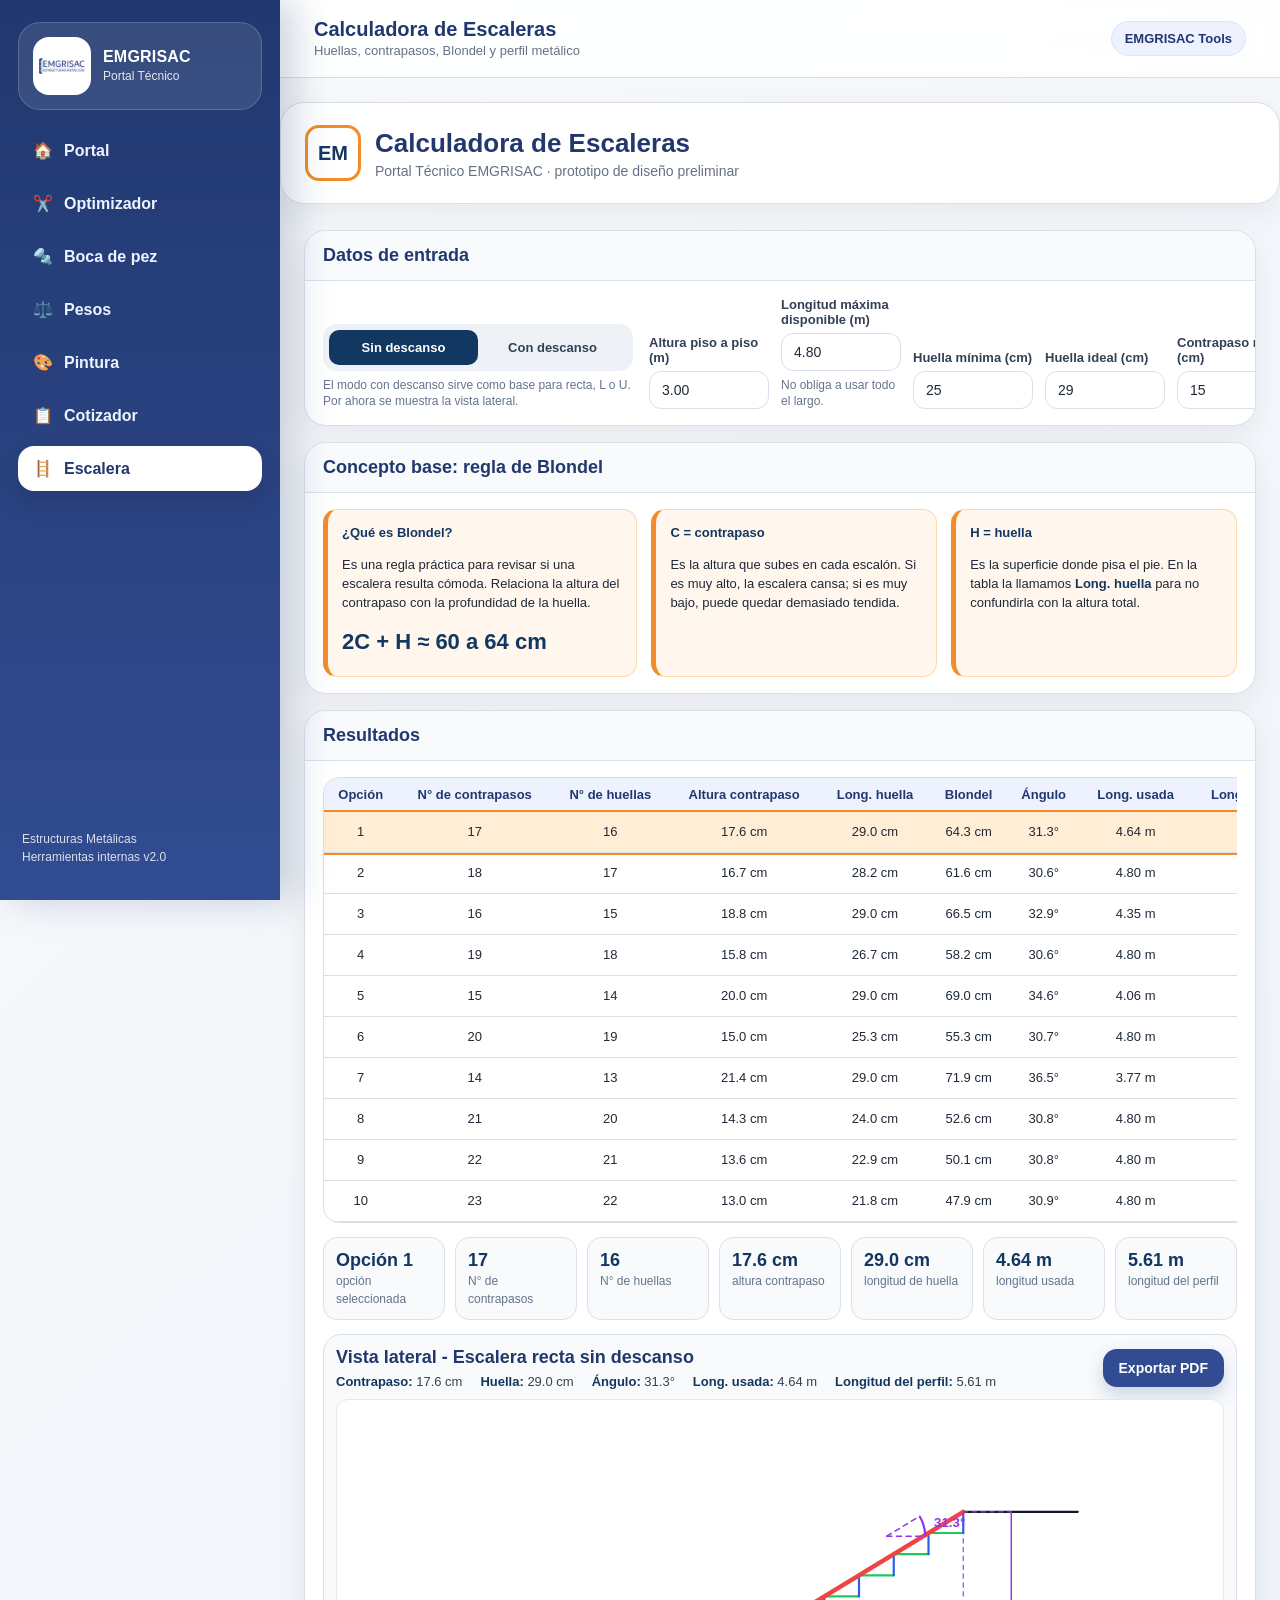
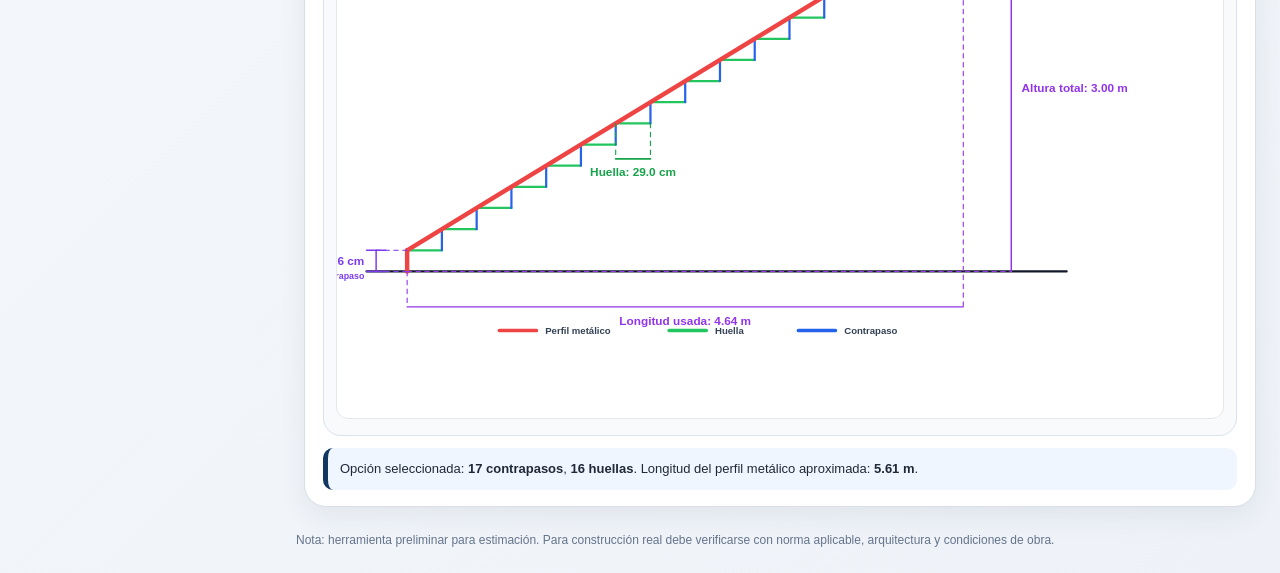
<file: calculadora-escaleras.html>
<!DOCTYPE html>
<html lang="es">
<head>
<meta charset="UTF-8" />
<meta name="viewport" content="width=device-width, initial-scale=1.0" />
<title>Calculadora de Escaleras | EMGRISAC</title>
<style>
:root{--azul:#123760;--azul2:#0b2747;--naranja:#f28c28;--gris:#f6f8fb;--texto:#1f2937;--borde:#d9e1ec;--verde:#16a34a;--rojo:#ef4444;--morado:#8b35e8;--azulLinea:#2563eb;--amarillo:#ca8a04}
*{box-sizing:border-box} body{margin:0;font-family:Arial,Helvetica,sans-serif;background:linear-gradient(135deg,#eef3f9,#fff);color:var(--texto)}
header{background:var(--azul);color:white;border-bottom:5px solid var(--naranja);padding:16px 24px}.brand{max-width:1480px;margin:auto;display:flex;gap:14px;align-items:center}.logo{width:56px;height:56px;border:3px solid var(--naranja);background:white;color:var(--azul);border-radius:14px;display:grid;place-items:center;font-weight:900;font-size:20px}h1{font-size:26px;margin:0}.sub{margin:4px 0 0;color:#dbeafe;font-size:14px}
main{max-width:1480px;margin:20px auto;padding:0 16px}.card{background:white;border:1px solid var(--borde);border-radius:18px;box-shadow:0 10px 28px rgba(18,55,96,.08);overflow:hidden;margin-bottom:16px}.card h2{font-size:18px;margin:0;padding:14px 18px;background:#f8fafc;border-bottom:1px solid var(--borde);color:var(--azul)}.content{padding:16px 18px}
.inputPanel{display:grid;grid-template-columns:310px 1fr auto;gap:16px;align-items:end}.tabs{display:flex;background:#eef2f7;padding:6px;border-radius:14px}.tab{flex:1;text-align:center;padding:10px 16px;border-radius:10px;cursor:pointer;font-weight:bold;font-size:13px;color:#334155}.tab.active{background:var(--azul);color:white}.hint{font-size:12px;color:#64748b;line-height:1.35;margin-top:6px}.formGrid{display:grid;grid-template-columns:repeat(6,minmax(120px,1fr));gap:12px;align-items:end}.descansoGrid{display:grid;grid-template-columns:repeat(5,minmax(120px,1fr));gap:12px}label{display:block;font-size:13px;font-weight:bold;color:#334155;margin-bottom:6px}input,select{width:100%;padding:10px 11px;border:1px solid #cbd5e1;border-radius:10px;font-size:14px;background:white}button{border:0;border-radius:12px;padding:12px 16px;background:var(--naranja);color:white;font-size:14px;font-weight:bold;cursor:pointer;white-space:nowrap}.secondary{background:var(--azul)}.hidden{display:none!important}
.theory{display:grid;grid-template-columns:1.1fr 1fr 1fr;gap:14px}.theoryBox{background:#fff7ed;border:1px solid #fed7aa;border-left:5px solid var(--naranja);border-radius:14px;padding:14px;font-size:13px;line-height:1.45}.theoryBox b{color:var(--azul)}.formula{font-size:22px;font-weight:900;color:var(--azul);margin:4px 0}
.summary{display:grid;grid-template-columns:repeat(7,1fr);gap:10px;margin:14px 0}.metric{background:#f8fafc;border:1px solid var(--borde);border-radius:14px;padding:12px}.metric b{display:block;font-size:18px;color:var(--azul)}.metric span{font-size:12px;color:#64748b}.tableWrap{overflow:auto}table{width:100%;border-collapse:collapse;font-size:13px;min-width:1180px}th,td{padding:9px;border-bottom:1px solid #e5e7eb;text-align:center}th{background:#f8fafc;color:#334155}.pick{cursor:pointer}.pick:hover{background:#fff7ed}.selected{background:#ffedd5!important;outline:2px solid var(--naranja)}.badge{display:inline-block;padding:4px 8px;border-radius:999px;font-size:12px;font-weight:bold}.ok{background:#dcfce7;color:var(--verde)}.mid{background:#fef3c7;color:var(--amarillo)}.bad{background:#fee2e2;color:#dc2626}
.canvasWrap{background:#f8fafc;border:1px solid var(--borde);border-radius:18px;padding:12px;margin-top:14px}.reportHead{display:flex;justify-content:space-between;gap:12px;align-items:center;margin-bottom:10px}.reportHead h3{margin:0;color:var(--azul);font-size:18px}.resultLine{font-size:13px;color:#334155;display:flex;gap:18px;flex-wrap:wrap;margin-top:6px}.resultLine b{color:var(--azul)}.actions{display:flex;gap:10px;flex-wrap:wrap}svg{width:100%;height:620px;background:white;border:1px solid #e5e7eb;border-radius:12px}.note{background:#eff6ff;border-left:5px solid var(--azul);padding:12px;border-radius:10px;margin-top:12px;font-size:13px;line-height:1.45}.footer{max-width:1480px;margin:8px auto 26px;padding:0 16px;color:#64748b;font-size:12px}
@media(max-width:1100px){.inputPanel{grid-template-columns:1fr}.formGrid,.descansoGrid{grid-template-columns:repeat(2,1fr)}.summary{grid-template-columns:repeat(2,1fr)}.theory{grid-template-columns:1fr}svg{height:480px}}
</style>

  <link rel="stylesheet" href="css/emgrisac-unificado.css" />
  <script src="js/emgrisac-ui.js" defer></script>
  <style>
    /* Ajuste mínimo para conservar el ancho del gráfico original dentro del portal */
    body.emg-unificado main{max-width:1480px!important;}
    body.emg-unificado header:not(.emg-topbar){max-width:1480px!important;}
    body.emg-unificado .summary{grid-template-columns:repeat(7,1fr)!important;}
    body.emg-unificado svg#dibujo{height:620px!important;}
    @media(max-width:1100px){
      body.emg-unificado svg#dibujo{height:480px!important;}
      body.emg-unificado .summary{grid-template-columns:repeat(2,1fr)!important;}
    }
  </style>

</head>
<body class="emg-unificado">

<aside class="emg-sidebar">
  <div class="emg-brand">
    <img src="img/logo-emgrisac.png" alt="Logo EMGRISAC">
    <div><strong>EMGRISAC</strong><span>Portal Técnico</span></div>
  </div>
  <nav class="emg-nav">
    <a href="index.html"><span>🏠</span><span>Portal</span></a>
    <a href="optimizador.html"><span>✂️</span><span>Optimizador</span></a>
    <a href="bocapez.html"><span>🔩</span><span>Boca de pez</span></a>
    <a href="calcpesos.html"><span>⚖️</span><span>Pesos</span></a>
    <a href="calculadora-pintura.html"><span>🎨</span><span>Pintura</span></a>
    <a href="cotizador.html"><span>📋</span><span>Cotizador</span></a>
    <a href="calculadora-escaleras.html" class="active"><span>🪜</span><span>Escalera</span></a>
  </nav>
  <div class="emg-sidebar-footer">Estructuras Metálicas<br>Herramientas internas v2.0</div>
</aside>
<header class="emg-topbar">
  <div style="display:flex;align-items:center;gap:10px;">
    <button class="emg-mobile-menu" data-emg-menu>☰</button>
    <div class="emg-page-title"><strong>Calculadora de Escaleras</strong><span>Huellas, contrapasos, Blondel y perfil metálico</span></div>
  </div>
  <div class="emg-chip">EMGRISAC Tools</div>
</header>

<header><div class="brand"><div class="logo">EM</div><div><h1>Calculadora de Escaleras</h1><p class="sub">Portal Técnico EMGRISAC · prototipo de diseño preliminar</p></div></div></header>
<main>
<section class="card"><h2>Datos de entrada</h2><div class="content"><div class="inputPanel">
  <div><div class="tabs"><div id="tabContinua" class="tab active" onclick="setMode('continua')">Sin descanso</div><div id="tabDescanso" class="tab" onclick="setMode('descanso')">Con descanso</div></div><div class="hint">El modo con descanso sirve como base para recta, L o U. Por ahora se muestra la vista lateral.</div></div>
  <div class="formGrid">
    <div><label>Altura piso a piso (m)</label><input id="altura" type="number" value="3.00" step="0.01"></div>
    <div id="boxContinua"><label>Longitud máxima disponible (m)</label><input id="longitud" type="number" value="4.80" step="0.01"><div class="hint">No obliga a usar todo el largo.</div></div>
    <div id="boxDescanso" class="hidden" style="grid-column:span 5"><div class="descansoGrid">
      <div><label>Geometría</label><select id="tipoGiro"><option value="recta">Recta</option><option value="L">En L</option><option value="U">En U</option></select></div>
      <div><label>Altura del descanso (m)</label><input id="alturaDescanso" type="number" value="1.50" step="0.01"></div>
      <div><label>Largo del descanso (m)</label><input id="largoDescanso" type="number" value="1.00" step="0.01"></div>
      <div><label>Long. máx. tramo 1 (m)</label><input id="long1" type="number" value="2.40" step="0.01"></div>
      <div><label>Long. máx. tramo 2 (m)</label><input id="long2" type="number" value="2.40" step="0.01"></div>
    </div></div>
    <div><label>Huella mínima (cm)</label><input id="hMin" type="number" value="25" step="1"></div>
    <div><label>Huella ideal (cm)</label><input id="hIdeal" type="number" value="29" step="1"></div>
    <div><label>Contrapaso mín. (cm)</label><input id="cMin" type="number" value="15" step="1"></div>
    <div><label>Contrapaso máx. (cm)</label><input id="cMax" type="number" value="19" step="1"></div>
  </div>
  <button onclick="calcular()">Calcular opciones</button>
</div></div></section>
<section class="card"><h2>Concepto base: regla de Blondel</h2><div class="content theory"><div class="theoryBox"><b>¿Qué es Blondel?</b><p>Es una regla práctica para revisar si una escalera resulta cómoda. Relaciona la altura del contrapaso con la profundidad de la huella.</p><div class="formula">2C + H ≈ 60 a 64 cm</div></div><div class="theoryBox"><b>C = contrapaso</b><p>Es la altura que subes en cada escalón. Si es muy alto, la escalera cansa; si es muy bajo, puede quedar demasiado tendida.</p></div><div class="theoryBox"><b>H = huella</b><p>Es la superficie donde pisa el pie. En la tabla la llamamos <b>Long. huella</b> para no confundirla con la altura total.</p></div></div></section>
<section class="card"><h2>Resultados</h2><div class="content"><div id="tabla" class="tableWrap"></div><div id="summary" class="summary"></div><div class="canvasWrap"><div class="reportHead"><div><h3 id="tituloGrafico">Vista lateral</h3><div id="lineaResultado" class="resultLine"></div></div><div class="actions"><button class="secondary" onclick="exportarPDF()">Exportar PDF</button></div></div><svg id="dibujo" viewBox="0 0 1200 650"></svg></div><div id="nota" class="note">Selecciona “Calcular opciones” para generar alternativas.</div></div></section>
</main><div class="footer">Nota: herramienta preliminar para estimación. Para construcción real debe verificarse con norma aplicable, arquitectura y condiciones de obra.</div>
<script>
let modo='continua', opsActual=[], seleccion=null;
function setMode(m){modo=m;document.getElementById('boxContinua').classList.toggle('hidden',m!=='continua');document.getElementById('boxDescanso').classList.toggle('hidden',m!=='descanso');document.getElementById('tabContinua').classList.toggle('active',m==='continua');document.getElementById('tabDescanso').classList.toggle('active',m==='descanso');calcular();}
function val(id){return parseFloat(document.getElementById(id).value)||0;}
function evaluar(c,h,b,ang,entra){if(!entra||c<13||c>21||h<22||b<57||b>67)return['No recomendable','bad'];if(c>=16&&c<=18.5&&h>=27&&h<=31&&b>=60&&b<=64&&ang>=28&&ang<=38)return['Excelente','ok'];return['Aceptable','mid'];}
function score(c,h,b,ang,entra){if(!entra)return 9999;return Math.abs(c-17.5)*5+Math.abs(h-29)*3+Math.abs(b-63)*4+Math.abs(ang-32)*2;}
function calcTramo(alturaM,longMaxM,nContrapasos,hIdeal){let c=alturaM*100/nContrapasos;let huellas=Math.max(1,nContrapasos-1);let h=Math.min(hIdeal,longMaxM*100/huellas);let longUsada=huellas*h/100;let b=2*c+h;let ang=Math.atan(c/h)*180/Math.PI;let alturaDiagonal=Math.max(0,alturaM-(c/100));let perfil=(c/100)+Math.hypot(longUsada,alturaDiagonal);let entra=longUsada<=longMaxM+0.0001;let ev=evaluar(c,h,b,ang,entra);return{n:nContrapasos,c,h,huellas,longUsada,b,ang,perfil,entra,ev:ev[0],cls:ev[1],puntaje:score(c,h,b,ang,entra),alturaM};}
function calcular(){seleccion=null;let altura=val('altura'),hIdeal=val('hIdeal'),cMin=val('cMin'),cMax=val('cMax');if(altura<=0)return;if(modo==='continua')calcularContinua(altura,hIdeal,cMin,cMax);else calcularDescanso(altura,hIdeal,cMin,cMax);}
function calcularContinua(altura,hIdeal,cMin,cMax){let longMax=val('longitud'),ops=[];for(let n=8;n<=32;n++){let r=calcTramo(altura,longMax,n,hIdeal);if(r.c>=cMin-3&&r.c<=cMax+3)ops.push(r);}ops.sort((a,b)=>a.puntaje-b.puntaje);renderTablaContinua(ops.slice(0,10));}
function calcularDescanso(altura,hIdeal,cMin,cMax){let hd=val('alturaDescanso'),l1=val('long1'),l2=val('long2'),descanso=val('largoDescanso');if(hd<=0||hd>=altura){document.getElementById('tabla').innerHTML='<p>La altura del descanso debe estar entre 0 y la altura piso a piso.</p>';return;}let h1=hd,h2=altura-hd,ops=[];for(let n1=3;n1<=22;n1++){for(let n2=3;n2<=22;n2++){let a=calcTramo(h1,l1,n1,hIdeal),b=calcTramo(h2,l2,n2,hIdeal);let cProm=(a.c+b.c)/2,hProm=(a.h+b.h)/2,blondelProm=(a.b+b.b)/2,angProm=(a.ang+b.ang)/2,entra=a.entra&&b.entra;let ev=evaluar(cProm,hProm,blondelProm,angProm,entra);if(a.c>=cMin-3&&a.c<=cMax+3&&b.c>=cMin-3&&b.c<=cMax+3){ops.push({a,b,total:n1+n2,descanso,entra,ev:ev[0],cls:ev[1],perfil:a.perfil+descanso+b.perfil,puntaje:a.puntaje+b.puntaje+Math.abs(a.c-b.c)*3});}}}ops.sort((x,y)=>x.puntaje-y.puntaje);renderTablaDescanso(ops.slice(0,10));}
function renderSummary(items){document.getElementById('summary').innerHTML=items.map(x=>`<div class="metric"><b>${x.v}</b><span>${x.t}</span></div>`).join('');}
function renderTablaContinua(ops){opsActual=ops;renderSummary([{v:ops.length,t:'opciones mostradas'},{v:ops[0]?ops[0].n:'-',t:'mejor n.° de contrapasos'},{v:ops[0]?ops[0].c.toFixed(1)+' cm':'-',t:'altura contrapaso'},{v:ops[0]?ops[0].h.toFixed(1)+' cm':'-',t:'long. huella'},{v:ops[0]?ops[0].perfil.toFixed(2)+' m':'-',t:'longitud del perfil'}]);let html='<table><tr><th>Opción</th><th>N° de contrapasos</th><th>N° de huellas</th><th>Altura contrapaso</th><th>Long. huella</th><th>Blondel</th><th>Ángulo</th><th>Long. usada</th><th>Longitud del perfil</th><th>Estado</th></tr>';ops.forEach((o,i)=>html+=`<tr class="pick" onclick="seleccionarContinua(${i})" id="row${i}"><td>${i+1}</td><td>${o.n}</td><td>${o.huellas}</td><td>${o.c.toFixed(1)} cm</td><td>${o.h.toFixed(1)} cm</td><td>${o.b.toFixed(1)} cm</td><td>${o.ang.toFixed(1)}°</td><td>${o.longUsada.toFixed(2)} m</td><td>${o.perfil.toFixed(2)} m</td><td><span class="badge ${o.cls}">${o.ev}</span></td></tr>`);html+='</table>';document.getElementById('tabla').innerHTML=html;if(ops[0])seleccionarContinua(0);}
function renderTablaDescanso(ops){opsActual=ops;renderSummary([{v:ops.length,t:'opciones mostradas'},{v:ops[0]?ops[0].total:'-',t:'N° contrapasos total'},{v:ops[0]?ops[0].a.n+' + '+ops[0].b.n:'-',t:'contrapasos por tramo'},{v:ops[0]?ops[0].a.longUsada.toFixed(2)+' + '+ops[0].b.longUsada.toFixed(2)+' m':'-',t:'long. usada por tramo'},{v:ops[0]?ops[0].perfil.toFixed(2)+' m':'-',t:'longitud del perfil'}]);let html='<table><tr><th>Opción</th><th>N° contrap. T1</th><th>N° huellas T1</th><th>N° contrap. T2</th><th>N° huellas T2</th><th>Altura contrapaso T1/T2</th><th>Long. huella T1/T2</th><th>Blondel T1/T2</th><th>Ángulo T1/T2</th><th>Long. usada T1/T2</th><th>Longitud del perfil</th><th>Estado</th></tr>';ops.forEach((o,i)=>html+=`<tr class="pick" onclick="seleccionarDescanso(${i})" id="row${i}"><td>${i+1}</td><td>${o.a.n}</td><td>${o.a.huellas}</td><td>${o.b.n}</td><td>${o.b.huellas}</td><td>${o.a.c.toFixed(1)} / ${o.b.c.toFixed(1)} cm</td><td>${o.a.h.toFixed(1)} / ${o.b.h.toFixed(1)} cm</td><td>${o.a.b.toFixed(1)} / ${o.b.b.toFixed(1)} cm</td><td>${o.a.ang.toFixed(1)}° / ${o.b.ang.toFixed(1)}°</td><td>${o.a.longUsada.toFixed(2)} / ${o.b.longUsada.toFixed(2)} m</td><td>${o.perfil.toFixed(2)} m</td><td><span class="badge ${o.cls}">${o.ev}</span></td></tr>`);html+='</table>';document.getElementById('tabla').innerHTML=html;if(ops[0])seleccionarDescanso(0);}
function limpiarSel(i){document.querySelectorAll('tr').forEach(r=>r.classList.remove('selected'));let row=document.getElementById('row'+i);if(row)row.classList.add('selected');}
function seleccionarContinua(i){limpiarSel(i);let o=opsActual[i];seleccion={tipo:'continua',o};renderSummary([{v:'Opción '+(i+1),t:'opción seleccionada'},{v:o.n,t:'N° de contrapasos'},{v:o.huellas,t:'N° de huellas'},{v:o.c.toFixed(1)+' cm',t:'altura contrapaso'},{v:o.h.toFixed(1)+' cm',t:'longitud de huella'},{v:o.longUsada.toFixed(2)+' m',t:'longitud usada'},{v:o.perfil.toFixed(2)+' m',t:'longitud del perfil'}]);document.getElementById('tituloGrafico').textContent='Vista lateral - Escalera recta sin descanso';document.getElementById('lineaResultado').innerHTML=`<span><b>Contrapaso:</b> ${o.c.toFixed(1)} cm</span><span><b>Huella:</b> ${o.h.toFixed(1)} cm</span><span><b>Ángulo:</b> ${o.ang.toFixed(1)}°</span><span><b>Long. usada:</b> ${o.longUsada.toFixed(2)} m</span><span><b>Longitud del perfil:</b> ${o.perfil.toFixed(2)} m</span>`;dibujarContinua(o);document.getElementById('nota').innerHTML=`Opción seleccionada: <b>${o.n} contrapasos</b>, <b>${o.huellas} huellas</b>. Longitud del perfil metálico aproximada: <b>${o.perfil.toFixed(2)} m</b>.`;}
function seleccionarDescanso(i){limpiarSel(i);let o=opsActual[i];seleccion={tipo:'descanso',o};let tipo=document.getElementById('tipoGiro').value;renderSummary([{v:'Opción '+(i+1),t:'opción seleccionada'},{v:o.total,t:'N° contrapasos total'},{v:o.a.n+' + '+o.b.n,t:'contrapasos por tramo'},{v:o.a.huellas+' + '+o.b.huellas,t:'huellas por tramo'},{v:o.a.longUsada.toFixed(2)+' + '+o.b.longUsada.toFixed(2)+' m',t:'long. usada por tramo'},{v:o.descanso.toFixed(2)+' m',t:'largo del descanso'},{v:o.perfil.toFixed(2)+' m',t:'longitud del perfil'}]);document.getElementById('tituloGrafico').textContent=`Vista lateral - Escalera con descanso (${tipo})`;document.getElementById('lineaResultado').innerHTML=`<span><b>Tramo 1:</b> ${o.a.n} contrap. / ${o.a.huellas} huellas</span><span><b>Tramo 2:</b> ${o.b.n} contrap. / ${o.b.huellas} huellas</span><span><b>Descanso:</b> ${o.descanso.toFixed(2)} m</span><span><b>Longitud del perfil:</b> ${o.perfil.toFixed(2)} m</span>`;dibujarDescanso(o);document.getElementById('nota').innerHTML=`Opción seleccionada con descanso: tramo 1 sube hasta <b>${val('alturaDescanso').toFixed(2)} m</b> y tramo 2 completa hasta <b>${val('altura').toFixed(2)} m</b>. Longitud del perfil metálico aproximada: <b>${o.perfil.toFixed(2)} m</b>.`;}
function L(svg,x1,y1,x2,y2,c,w=2,d=''){svg.innerHTML+=`<line x1="${x1}" y1="${y1}" x2="${x2}" y2="${y2}" stroke="${c}" stroke-width="${w}" ${d?`stroke-dasharray="${d}"`:''} stroke-linecap="round"/>`;}
function T(svg,x,y,t,c='#0f2f57',s=15,w='600',a='start'){svg.innerHTML+=`<text x="${x}" y="${y}" fill="${c}" font-size="${s}" font-weight="${w}" text-anchor="${a}" font-family="Arial, Helvetica, sans-serif">${t}</text>`;}
function dibujarContinua(o){let svg=document.getElementById('dibujo');svg.setAttribute('viewBox','0 0 1200 650');svg.innerHTML='';let n=o.n,huellas=o.huellas,paso=o.h,contra=o.c,alturaCm=n*contra,longitudCm=huellas*paso;let mL=95,mR=85,mT=58,mB=105,ancho=1200-mL-mR,alto=650-mT-mB,esc=Math.min(ancho/longitudCm,alto/alturaCm);let x0=mL,ySuelo=mT+alturaCm*esc,dx=paso*esc,dy=contra*esc,xTop=x0+longitudCm*esc,yTop=ySuelo-alturaCm*esc,yPrimer=ySuelo-dy;L(svg,40,ySuelo,xTop+140,ySuelo,'#111827',3);L(svg,xTop,yTop,xTop+155,yTop,'#111827',3);for(let i=0;i<huellas;i++){let x=x0+dx*i,y=ySuelo-dy*(i+1);L(svg,x,y+dy,x,y,'#2563eb',3);L(svg,x,y,x+dx,y,'#22c55e',3);}L(svg,xTop,yTop+dy,xTop,yTop,'#2563eb',3);L(svg,x0,ySuelo,x0,yPrimer,'#ef4444',6);L(svg,x0,yPrimer,xTop,yTop,'#ef4444',6);
let cx=x0-42;L(svg,cx,ySuelo,cx,yPrimer,'#7c3aed',2);L(svg,cx-13,ySuelo,cx+13,ySuelo,'#7c3aed',2);L(svg,cx-13,yPrimer,cx+13,yPrimer,'#7c3aed',2);L(svg,cx,ySuelo,x0,ySuelo,'#7c3aed',1.5,'6 6');L(svg,cx,yPrimer,x0,yPrimer,'#7c3aed',1.5,'6 6');T(svg,cx-16,(ySuelo+yPrimer)/2+5,`${contra.toFixed(1)} cm`,'#7c3aed',16,'800','end');T(svg,cx-16,(ySuelo+yPrimer)/2+24,'contrapaso','#7c3aed',12,'700','end');
let idx=Math.max(2,Math.min(huellas-4,Math.floor(huellas*.38)));let hx=x0+dx*idx,hy=ySuelo-dy*(idx+1),yc=hy+48;L(svg,hx,hy,hx,yc,'#16a34a',1.5,'6 6');L(svg,hx+dx,hy,hx+dx,yc,'#16a34a',1.5,'6 6');L(svg,hx,yc,hx+dx,yc,'#16a34a',2.5);T(svg,hx+dx/2,yc+23,`Huella: ${paso.toFixed(1)} cm`,'#16a34a',16,'800','middle');
let ax=xTop-dx*2.2,ay=yTop+dy*1.15,r=52,rad=o.ang*Math.PI/180;L(svg,ax,ay,ax+r,ay,'#9333ea',2,'7 6');L(svg,ax,ay,ax+r*Math.cos(-rad),ay+r*Math.sin(-rad),'#9333ea',2,'7 6');svg.innerHTML+=`<path d="M ${ax+r} ${ay} A ${r} ${r} 0 0 0 ${ax+r*Math.cos(-rad)} ${ay+r*Math.sin(-rad)}" fill="none" stroke="#9333ea" stroke-width="3"/>`;T(svg,ax+r+12,ay-12,`${o.ang.toFixed(1)}°`,'#9333ea',18,'800');
let yDim=ySuelo+48;L(svg,x0,ySuelo,x0,yDim,'#9333ea',1.5,'6 6');L(svg,xTop,yTop,xTop,yDim,'#9333ea',1.5,'6 6');L(svg,x0,yDim,xTop,yDim,'#9333ea',2);T(svg,(x0+xTop)/2,yDim+24,`Longitud usada: ${o.longUsada.toFixed(2)} m`,'#9333ea',16,'800','middle');let xDim=xTop+65;L(svg,xTop,yTop,xDim,yTop,'#9333ea',1.5,'6 6');L(svg,x0,ySuelo,xDim,ySuelo,'#9333ea',1.5,'6 6');L(svg,xDim,yTop,xDim,ySuelo,'#9333ea',2);T(svg,xDim+14,(yTop+ySuelo)/2,`Altura total: ${val('altura').toFixed(2)} m`,'#9333ea',16,'800','start');let ly=625;L(svg,220,ly,270,ly,'#ef4444',5);T(svg,282,ly+5,'Perfil metálico','#334155',13,'700');L(svg,450,ly,500,ly,'#22c55e',5);T(svg,512,ly+5,'Huella','#334155',13,'700');L(svg,625,ly,675,ly,'#2563eb',5);T(svg,687,ly+5,'Contrapaso','#334155',13,'700');}
function dibujarDescanso(o){let svg=document.getElementById('dibujo');svg.setAttribute('viewBox','0 0 1200 650');svg.innerHTML='';let hTotal=val('altura'),hDesc=val('alturaDescanso'),descM=o.descanso,a=o.a,b=o.b;let totalCm=a.longUsada*100+descM*100+b.longUsada*100,alturaCm=hTotal*100;let mL=105,mR=125,mT=58,mB=120,ancho=1200-mL-mR,alto=650-mT-mB,esc=Math.min(ancho/totalCm,alto/alturaCm);let x0=mL,ySuelo=mT+alturaCm*esc,dx1=a.h*esc,dy1=a.c*esc,dx2=b.h*esc,dy2=b.c*esc;let xLand=x0+a.longUsada*100*esc,yLand=ySuelo-hDesc*100*esc,xLand2=xLand+descM*100*esc,xTop=xLand2+b.longUsada*100*esc,yTop=ySuelo-alturaCm*esc;
L(svg,40,ySuelo,xTop+95,ySuelo,'#111827',3);L(svg,xLand,yLand,xLand2,yLand,'#111827',5);L(svg,xTop,yTop,xTop+105,yTop,'#111827',3);T(svg,xLand+(xLand2-xLand)/2,yLand-12,'DESCANSO','#0f2f57',14,'800','middle');
for(let i=0;i<a.huellas;i++){let x=x0+dx1*i,y=ySuelo-dy1*(i+1);L(svg,x,y+dy1,x,y,'#2563eb',3);L(svg,x,y,x+dx1,y,'#22c55e',3);}L(svg,xLand,yLand+dy1,xLand,yLand,'#2563eb',3);
for(let i=0;i<b.huellas;i++){let x=xLand2+dx2*i,y=yLand-dy2*(i+1);L(svg,x,y+dy2,x,y,'#2563eb',3);L(svg,x,y,x+dx2,y,'#22c55e',3);}L(svg,xTop,yTop+dy2,xTop,yTop,'#2563eb',3);
L(svg,x0,ySuelo,x0,ySuelo-dy1,'#ef4444',6);L(svg,x0,ySuelo-dy1,xLand,yLand,'#ef4444',6);L(svg,xLand,yLand,xLand2,yLand,'#ef4444',6);L(svg,xLand2,yLand,xLand2,yLand-dy2,'#ef4444',6);L(svg,xLand2,yLand-dy2,xTop,yTop,'#ef4444',6);
let cx=x0-42;L(svg,cx,ySuelo,cx,ySuelo-dy1,'#7c3aed',2);L(svg,cx-13,ySuelo,cx+13,ySuelo,'#7c3aed',2);L(svg,cx-13,ySuelo-dy1,cx+13,ySuelo-dy1,'#7c3aed',2);L(svg,cx,ySuelo,x0,ySuelo,'#7c3aed',1.5,'6 6');L(svg,cx,ySuelo-dy1,x0,ySuelo-dy1,'#7c3aed',1.5,'6 6');T(svg,cx-16,ySuelo-dy1/2+4,`${a.c.toFixed(1)} cm`,'#7c3aed',15,'800','end');T(svg,cx-16,ySuelo-dy1/2+22,'contrapaso T1','#7c3aed',11,'700','end');
let cx2=xLand2+42;L(svg,cx2,yLand,cx2,yLand-dy2,'#7c3aed',2);L(svg,cx2-13,yLand,cx2+13,yLand,'#7c3aed',2);L(svg,cx2-13,yLand-dy2,cx2+13,yLand-dy2,'#7c3aed',2);L(svg,xLand2,yLand,cx2,yLand,'#7c3aed',1.5,'6 6');L(svg,xLand2,yLand-dy2,cx2,yLand-dy2,'#7c3aed',1.5,'6 6');T(svg,cx2+16,yLand-dy2/2+4,`${b.c.toFixed(1)} cm`,'#7c3aed',15,'800','start');T(svg,cx2+16,yLand-dy2/2+22,'contrapaso T2','#7c3aed',11,'700','start');
let i1=Math.max(1,Math.min(a.huellas-2,Math.floor(a.huellas*.45))),hx=x0+dx1*i1,hy=ySuelo-dy1*(i1+1),yc=hy+46;L(svg,hx,hy,hx,yc,'#16a34a',1.5,'6 6');L(svg,hx+dx1,hy,hx+dx1,yc,'#16a34a',1.5,'6 6');L(svg,hx,yc,hx+dx1,yc,'#16a34a',2.5);T(svg,hx+dx1/2,yc+22,`Huella T1: ${a.h.toFixed(1)} cm`,'#16a34a',14,'800','middle');
let i2=Math.max(1,Math.min(b.huellas-2,Math.floor(b.huellas*.45))),hx2=xLand2+dx2*i2,hy2=yLand-dy2*(i2+1),yc2=hy2-36;L(svg,hx2,hy2,hx2,yc2,'#16a34a',1.5,'6 6');L(svg,hx2+dx2,hy2,hx2+dx2,yc2,'#16a34a',1.5,'6 6');L(svg,hx2,yc2,hx2+dx2,yc2,'#16a34a',2.5);T(svg,hx2+dx2/2,yc2-10,`Huella T2: ${b.h.toFixed(1)} cm`,'#16a34a',14,'800','middle');
let ax=xLand-dx1*1.8,ay=yLand+dy1*1.55,r=42,rad=a.ang*Math.PI/180;L(svg,ax,ay,ax+r,ay,'#9333ea',2,'7 6');L(svg,ax,ay,ax+r*Math.cos(-rad),ay+r*Math.sin(-rad),'#9333ea',2,'7 6');svg.innerHTML+=`<path d="M ${ax+r} ${ay} A ${r} ${r} 0 0 0 ${ax+r*Math.cos(-rad)} ${ay+r*Math.sin(-rad)}" fill="none" stroke="#9333ea" stroke-width="3"/>`;T(svg,ax+r+10,ay-10,`${a.ang.toFixed(1)}°`,'#9333ea',16,'800');
let axb=xTop-dx2*1.8,ayb=yTop+dy2*1.55,rad2=b.ang*Math.PI/180;L(svg,axb,ayb,axb+r,ayb,'#9333ea',2,'7 6');L(svg,axb,ayb,axb+r*Math.cos(-rad2),ayb+r*Math.sin(-rad2),'#9333ea',2,'7 6');svg.innerHTML+=`<path d="M ${axb+r} ${ayb} A ${r} ${r} 0 0 0 ${axb+r*Math.cos(-rad2)} ${ayb+r*Math.sin(-rad2)}" fill="none" stroke="#9333ea" stroke-width="3"/>`;T(svg,axb+r+10,ayb-10,`${b.ang.toFixed(1)}°`,'#9333ea',16,'800');
let yDim=ySuelo+48;L(svg,x0,ySuelo,x0,yDim,'#9333ea',1.5,'6 6');L(svg,xLand,yLand,xLand,yDim,'#9333ea',1.5,'6 6');L(svg,xLand2,yLand,xLand2,yDim,'#9333ea',1.5,'6 6');L(svg,xTop,yTop,xTop,yDim,'#9333ea',1.5,'6 6');L(svg,x0,yDim,xLand,yDim,'#9333ea',2);L(svg,xLand,yDim,xLand2,yDim,'#9333ea',2);L(svg,xLand2,yDim,xTop,yDim,'#9333ea',2);T(svg,(x0+xLand)/2,yDim+21,`T1: ${a.longUsada.toFixed(2)} m`,'#9333ea',13,'800','middle');T(svg,(xLand+xLand2)/2,yDim+21,`Desc.: ${descM.toFixed(2)} m`,'#9333ea',13,'800','middle');T(svg,(xLand2+xTop)/2,yDim+21,`T2: ${b.longUsada.toFixed(2)} m`,'#9333ea',13,'800','middle');let yTot=yDim+42;L(svg,x0,yTot,xTop,yTot,'#9333ea',2);T(svg,(x0+xTop)/2,yTot+22,`Longitud horizontal total: ${(a.longUsada+descM+b.longUsada).toFixed(2)} m`,'#9333ea',15,'800','middle');
let xDim=xTop+58;L(svg,xTop,yTop,xDim,yTop,'#9333ea',1.5,'6 6');L(svg,x0,ySuelo,xDim,ySuelo,'#9333ea',1.5,'6 6');L(svg,xLand,yLand,xDim,yLand,'#9333ea',1.5,'6 6');L(svg,xDim,yTop,xDim,ySuelo,'#9333ea',2);T(svg,xDim+14,(yTop+ySuelo)/2,`Altura total: ${hTotal.toFixed(2)} m`,'#9333ea',15,'800','start');let xDim2=x0-75;L(svg,xDim2,ySuelo,xDim2,yLand,'#9333ea',2);L(svg,xDim2,yLand,xLand,yLand,'#9333ea',1.5,'6 6');T(svg,xDim2-12,(yLand+ySuelo)/2,`Altura descanso: ${hDesc.toFixed(2)} m`,'#9333ea',14,'800','end');
T(svg,x0+25,ySuelo-85,'Tramo 1','#0f2f57',16,'800');T(svg,xLand2+25,yLand-85,'Tramo 2','#0f2f57',16,'800');let ly=625;L(svg,220,ly,270,ly,'#ef4444',5);T(svg,282,ly+5,'Perfil metálico','#334155',13,'700');L(svg,450,ly,500,ly,'#22c55e',5);T(svg,512,ly+5,'Huella','#334155',13,'700');L(svg,625,ly,675,ly,'#2563eb',5);T(svg,687,ly+5,'Contrapaso','#334155',13,'700');}
function exportarPDF(){if(!seleccion)return;let svg=document.getElementById('dibujo').outerHTML;let linea=document.getElementById('lineaResultado').innerHTML;let titulo=document.getElementById('tituloGrafico').textContent;let nota=document.getElementById('nota').innerHTML;let w=window.open('','_blank');w.document.write(`<!DOCTYPE html><html><head><title>Reporte escalera EMGRISAC</title><style>body{font-family:Arial;margin:22px;color:#1f2937}h1{color:#123760;margin:0 0 4px}.sub{color:#64748b;margin-bottom:18px}.box{border:1px solid #d8dee8;border-radius:14px;padding:14px;margin:12px 0}.line{display:flex;gap:18px;flex-wrap:wrap}.line span{margin-right:14px}svg{width:100%;height:auto;border:1px solid #d8dee8;border-radius:12px}@page{size:A4 landscape;margin:10mm}</style></head><body><h1>EMGRISAC · Calculadora de Escaleras</h1><div class="sub">Reporte preliminar de opción seleccionada</div><div class="box"><h2>${titulo}</h2><div class="line">${linea}</div><p>${nota}</p></div>${svg}<script>window.onload=()=>setTimeout(()=>window.print(),300)<\/script></body></html>`);w.document.close();}
calcular();
</script>
</body>
</html>
</file>
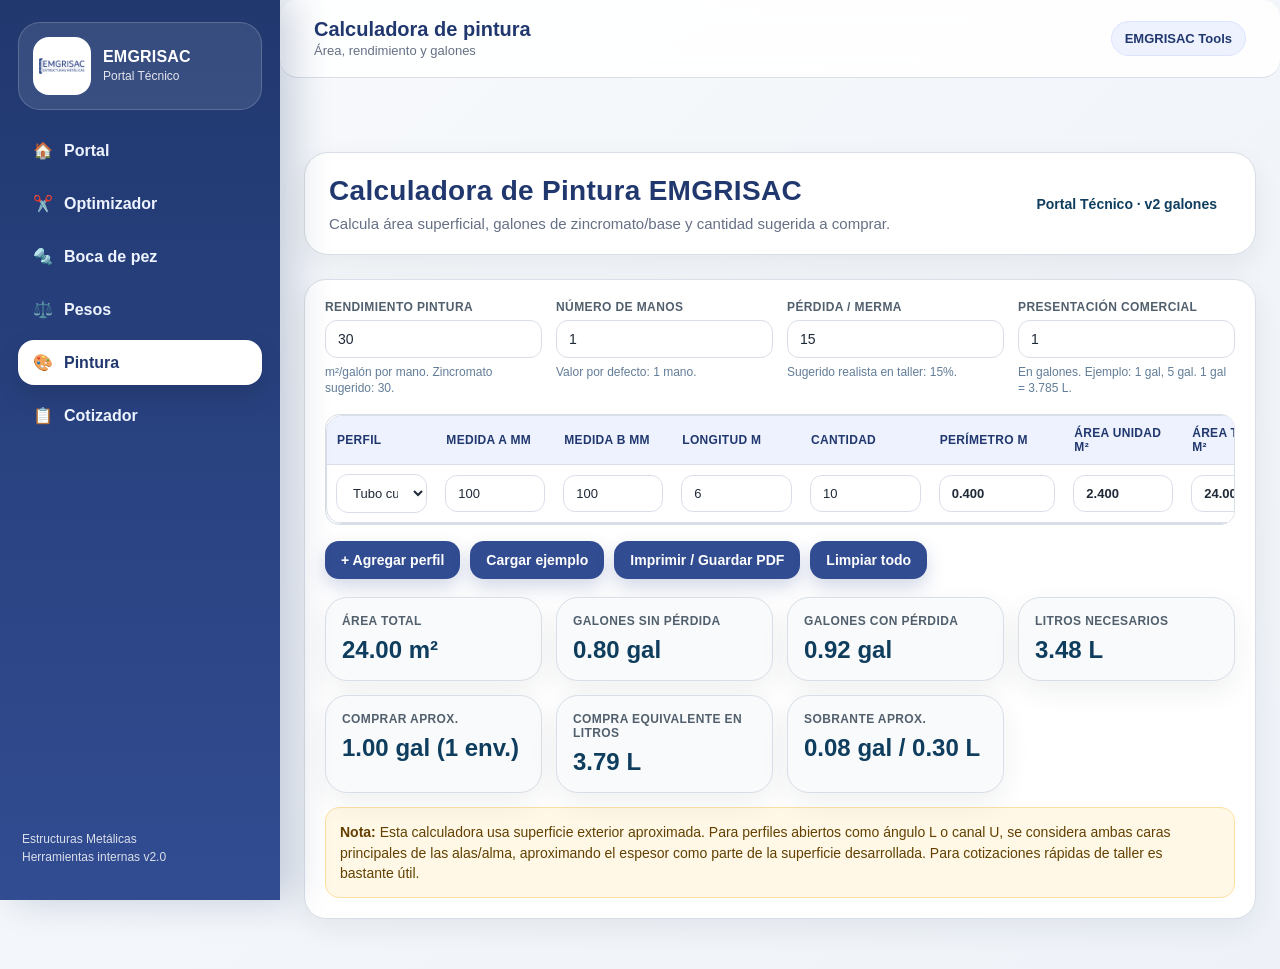
<file: calculadora-pintura.html>
<!DOCTYPE html>
<html lang="es">
<head>
  <meta charset="UTF-8" />
  <meta name="viewport" content="width=device-width, initial-scale=1.0" />
  <title>Calculadora de Pintura EMGRISAC - v2 galones</title>
  <style>
    :root{
      --azul:#0f3d5e;
      --azul2:#14537e;
      --celeste:#e9f4fb;
      --gris:#f4f6f8;
      --texto:#1f2933;
      --borde:#d7dee6;
      --verde:#1f7a4d;
      --rojo:#c0392b;
      --sombra:0 10px 25px rgba(0,0,0,.08);
    }

    *{box-sizing:border-box}

    body{
      margin:0;
      font-family:Arial, Helvetica, sans-serif;
      background:linear-gradient(135deg,#eef5f9,#ffffff);
      color:var(--texto);
    }

    .app{
      max-width:1200px;
      margin:0 auto;
      padding:24px;
    }

    header{
      background:linear-gradient(135deg,var(--azul),var(--azul2));
      color:white;
      padding:24px;
      border-radius:18px;
      box-shadow:var(--sombra);
      display:flex;
      justify-content:space-between;
      gap:20px;
      align-items:center;
      flex-wrap:wrap;
    }

    header h1{margin:0;font-size:28px;letter-spacing:.3px}
    header p{margin:8px 0 0;color:#d8edf8;font-size:15px}

    .badge{
      background:white;
      color:var(--azul);
      padding:10px 14px;
      border-radius:999px;
      font-weight:bold;
      font-size:14px;
    }

    .panel{
      margin-top:20px;
      background:white;
      border:1px solid var(--borde);
      border-radius:18px;
      box-shadow:var(--sombra);
      padding:20px;
    }

    .config{
      display:grid;
      grid-template-columns:repeat(4,1fr);
      gap:14px;
      margin-bottom:18px;
    }

    label{
      display:block;
      font-size:12px;
      font-weight:bold;
      color:#52606d;
      margin-bottom:6px;
      text-transform:uppercase;
      letter-spacing:.4px;
    }

    input,select{
      width:100%;
      padding:11px 10px;
      border:1px solid var(--borde);
      border-radius:10px;
      font-size:14px;
      background:white;
      outline:none;
    }

    input:focus,select:focus{border-color:var(--azul2);box-shadow:0 0 0 3px rgba(20,83,126,.12)}

    .table-wrap{overflow-x:auto;border:1px solid var(--borde);border-radius:14px}

    table{
      width:100%;
      border-collapse:collapse;
      min-width:1050px;
      background:white;
    }

    th{
      background:var(--celeste);
      color:var(--azul);
      text-align:left;
      padding:10px;
      font-size:12px;
      text-transform:uppercase;
      letter-spacing:.3px;
      border-bottom:1px solid var(--borde);
    }

    td{
      padding:9px;
      border-bottom:1px solid #edf1f5;
      vertical-align:middle;
    }

    td input,td select{padding:9px;font-size:13px}

    .readonly{
      background:#f8fafc;
      font-weight:bold;
      color:#243b53;
    }

    .actions{
      display:flex;
      gap:10px;
      flex-wrap:wrap;
      margin-top:16px;
    }

    button{
      border:0;
      padding:12px 16px;
      border-radius:12px;
      cursor:pointer;
      font-weight:bold;
      font-size:14px;
      transition:.15s;
    }

    button:hover{transform:translateY(-1px);filter:brightness(.98)}

    .btn-primary{background:var(--azul);color:white}
    .btn-light{background:#e8eef3;color:#243b53}
    .btn-danger{background:#fdecea;color:var(--rojo)}
    .btn-green{background:var(--verde);color:white}

    .delete-btn{
      background:#fff1f0;
      color:var(--rojo);
      padding:8px 10px;
      border-radius:9px;
    }

    .resumen{
      display:grid;
      grid-template-columns:repeat(4,1fr);
      gap:14px;
      margin-top:18px;
    }

    .card{
      background:#f8fafc;
      border:1px solid var(--borde);
      border-radius:16px;
      padding:16px;
    }

    .card span{
      display:block;
      font-size:12px;
      font-weight:bold;
      color:#52606d;
      text-transform:uppercase;
      letter-spacing:.4px;
      margin-bottom:8px;
    }

    .card strong{
      font-size:24px;
      color:var(--azul);
    }

    .nota{
      margin-top:14px;
      padding:14px;
      background:#fff8e6;
      border:1px solid #ffe0a3;
      border-radius:14px;
      color:#634000;
      font-size:14px;
      line-height:1.45;
    }

    .mini{font-size:12px;color:#627d98;margin-top:6px;line-height:1.35}

    @media(max-width:900px){
      .config,.resumen{grid-template-columns:1fr 1fr}
      header h1{font-size:23px}
    }

    @media(max-width:600px){
      .app{padding:14px}
      .config,.resumen{grid-template-columns:1fr}
      header{padding:18px}
    }

    @media print{
      body{background:white}
      .actions,.delete-btn{display:none}
      .panel,header{box-shadow:none}
      table{min-width:100%}
      input,select{border:0;padding:0;background:transparent}
    }
  </style>
  <link rel="stylesheet" href="css/emgrisac-unificado.css" />
  <script src="js/emgrisac-ui.js" defer></script>
</head>
<body class="emg-unificado">

<aside class="emg-sidebar">
  <div class="emg-brand">
    <img src="img/logo-emgrisac.png" alt="Logo EMGRISAC">
    <div><strong>EMGRISAC</strong><span>Portal Técnico</span></div>
  </div>
  <nav class="emg-nav">
    <a href="index.html" class=""><span>🏠</span><span>Portal</span></a>
<a href="optimizador.html" class=""><span>✂️</span><span>Optimizador</span></a>
<a href="bocapez.html" class=""><span>🔩</span><span>Boca de pez</span></a>
<a href="calcpesos.html" class=""><span>⚖️</span><span>Pesos</span></a>
<a href="calculadora-pintura.html" class="active"><span>🎨</span><span>Pintura</span></a>
<a href="cotizador.html" class=""><span>📋</span><span>Cotizador</span></a>
  </nav>
  <div class="emg-sidebar-footer">Estructuras Metálicas<br>Herramientas internas v2.0</div>
</aside>
<header class="emg-topbar">
  <div style="display:flex;align-items:center;gap:10px;">
    <button class="emg-mobile-menu" data-emg-menu>☰</button>
    <div class="emg-page-title"><strong>Calculadora de pintura</strong><span>Área, rendimiento y galones</span></div>
  </div>
  <div class="emg-chip">EMGRISAC Tools</div>
</header>

  <div class="app">
    <header>
      <div>
        <h1>Calculadora de Pintura EMGRISAC</h1>
        <p>Calcula área superficial, galones de zincromato/base y cantidad sugerida a comprar.</p>
      </div>
      <div class="badge">Portal Técnico · v2 galones</div>
    </header>

    <section class="panel">
      <div class="config">
        <div>
          <label>Rendimiento pintura</label>
          <input id="rendimiento" type="number" value="30" step="0.1" min="0.1" oninput="calcular()">
          <div class="mini">m²/galón por mano. Zincromato sugerido: 30.</div>
        </div>
        <div>
          <label>Número de manos</label>
          <input id="manos" type="number" value="1" step="1" min="1" oninput="calcular()">
          <div class="mini">Valor por defecto: 1 mano.</div>
        </div>
        <div>
          <label>Pérdida / merma</label>
          <input id="perdida" type="number" value="15" step="1" min="0" oninput="calcular()">
          <div class="mini">Sugerido realista en taller: 15%.</div>
        </div>
        <div>
          <label>Presentación comercial</label>
          <input id="presentacion" type="number" value="1" step="0.1" min="0.1" oninput="calcular()">
          <div class="mini">En galones. Ejemplo: 1 gal, 5 gal. 1 gal = 3.785 L.</div>
        </div>
      </div>

      <div class="table-wrap">
        <table id="tabla">
          <thead>
            <tr>
              <th>Perfil</th>
              <th>Medida A mm</th>
              <th>Medida B mm</th>
              <th>Longitud m</th>
              <th>Cantidad</th>
              <th>Perímetro m</th>
              <th>Área unidad m²</th>
              <th>Área total m²</th>
              <th>Eliminar</th>
            </tr>
          </thead>
          <tbody id="cuerpo"></tbody>
        </table>
      </div>

      <div class="actions">
        <button class="btn-primary" onclick="agregarFila()">+ Agregar perfil</button>
        <button class="btn-light" onclick="cargarEjemplo()">Cargar ejemplo</button>
        <button class="btn-green" onclick="window.print()">Imprimir / Guardar PDF</button>
        <button class="btn-danger" onclick="limpiarTodo()">Limpiar todo</button>
      </div>

      <div class="resumen">
        <div class="card">
          <span>Área total</span>
          <strong id="areaTotal">0.00 m²</strong>
        </div>
        <div class="card">
          <span>Galones sin pérdida</span>
          <strong id="galonesSin">0.00 gal</strong>
        </div>
        <div class="card">
          <span>Galones con pérdida</span>
          <strong id="galonesCon">0.00 gal</strong>
        </div>
        <div class="card">
          <span>Litros necesarios</span>
          <strong id="litrosNecesarios">0.00 L</strong>
        </div>
        <div class="card">
          <span>Comprar aprox.</span>
          <strong id="comprar">0 gal</strong>
        </div>
        <div class="card">
          <span>Compra equivalente en litros</span>
          <strong id="litrosEquiv">0.00 L</strong>
        </div>
        <div class="card">
          <span>Sobrante aprox.</span>
          <strong id="sobrante">0.00 gal / 0.00 L</strong>
        </div>
      </div>

      <div class="nota">
        <b>Nota:</b> Esta calculadora usa superficie exterior aproximada. Para perfiles abiertos como ángulo L o canal U, se considera ambas caras principales de las alas/alma, aproximando el espesor como parte de la superficie desarrollada. Para cotizaciones rápidas de taller es bastante útil.
      </div>
    </section>
  </div>

  <script>
    const cuerpo = document.getElementById('cuerpo');

    function crearSelect(valor='tubo_cuadrado'){
      return `
        <select onchange="actualizarCampos(this); calcular();">
          <option value="tubo_cuadrado" ${valor==='tubo_cuadrado'?'selected':''}>Tubo cuadrado</option>
          <option value="tubo_rectangular" ${valor==='tubo_rectangular'?'selected':''}>Tubo rectangular</option>
          <option value="tubo_redondo" ${valor==='tubo_redondo'?'selected':''}>Tubo redondo</option>
          <option value="barra_redonda" ${valor==='barra_redonda'?'selected':''}>Barra redonda</option>
          <option value="angulo_l" ${valor==='angulo_l'?'selected':''}>Ángulo L lados iguales</option>
          <option value="plancha" ${valor==='plancha'?'selected':''}>Plancha / placa</option>
          <option value="canal_u" ${valor==='canal_u'?'selected':''}>Canal U aproximado</option>
        </select>`;
    }

    function agregarFila(datos={}){
      const tr = document.createElement('tr');
      tr.innerHTML = `
        <td>${crearSelect(datos.tipo || 'tubo_cuadrado')}</td>
        <td><input type="number" value="${datos.a ?? 50}" step="0.1" min="0" oninput="calcular()"></td>
        <td><input type="number" value="${datos.b ?? 50}" step="0.1" min="0" oninput="calcular()"></td>
        <td><input type="number" value="${datos.largo ?? 6}" step="0.01" min="0" oninput="calcular()"></td>
        <td><input type="number" value="${datos.cantidad ?? 1}" step="1" min="0" oninput="calcular()"></td>
        <td><input class="readonly" readonly></td>
        <td><input class="readonly" readonly></td>
        <td><input class="readonly" readonly></td>
        <td><button class="delete-btn" onclick="this.closest('tr').remove(); calcular();">X</button></td>
      `;
      cuerpo.appendChild(tr);
      actualizarCampos(tr.querySelector('select'));
      calcular();
    }

    function actualizarCampos(select){
      const tr = select.closest('tr');
      const a = tr.children[1].querySelector('input');
      const b = tr.children[2].querySelector('input');
      const tipo = select.value;

      if(tipo === 'tubo_cuadrado'){
        a.placeholder = 'Lado'; b.placeholder = 'Lado'; b.disabled = true; b.value = a.value;
      } else if(tipo === 'tubo_redondo' || tipo === 'barra_redonda'){
        a.placeholder = 'Diámetro'; b.placeholder = '-'; b.disabled = true; b.value = '';
      } else if(tipo === 'angulo_l'){
        a.placeholder = 'Lado'; b.placeholder = 'Espesor'; b.disabled = false;
      } else if(tipo === 'plancha'){
        a.placeholder = 'Ancho'; b.placeholder = 'Largo placa'; b.disabled = false;
      } else if(tipo === 'canal_u'){
        a.placeholder = 'Alma'; b.placeholder = 'Ala'; b.disabled = false;
      } else {
        a.placeholder = 'Ancho'; b.placeholder = 'Alto'; b.disabled = false;
      }
    }

    function perimetroPerfil(tipo, aMm, bMm){
      const a = Number(aMm) / 1000;
      const b = Number(bMm) / 1000;

      if(tipo === 'tubo_cuadrado') return 4 * a;
      if(tipo === 'tubo_rectangular') return 2 * (a + b);
      if(tipo === 'tubo_redondo' || tipo === 'barra_redonda') return Math.PI * a;
      if(tipo === 'angulo_l') return 4 * a; 
      if(tipo === 'canal_u') return 2 * a + 4 * b;
      return 0;
    }

    function calcular(){
      let areaTotal = 0;

      [...cuerpo.querySelectorAll('tr')].forEach(tr => {
        const tipo = tr.children[0].querySelector('select').value;
        const aInput = tr.children[1].querySelector('input');
        const bInput = tr.children[2].querySelector('input');
        const largo = Number(tr.children[3].querySelector('input').value) || 0;
        const cantidad = Number(tr.children[4].querySelector('input').value) || 0;

        if(tipo === 'tubo_cuadrado') bInput.value = aInput.value;

        const a = Number(aInput.value) || 0;
        const b = Number(bInput.value) || 0;

        let perimetro = 0;
        let areaUnidad = 0;

        if(tipo === 'plancha'){
          const ancho = a / 1000;
          const largoPlaca = b / 1000;
          areaUnidad = 2 * ancho * largoPlaca;
          perimetro = 0;
        } else {
          perimetro = perimetroPerfil(tipo, a, b);
          areaUnidad = perimetro * largo;
        }

        const areaFila = areaUnidad * cantidad;
        areaTotal += areaFila;

        tr.children[5].querySelector('input').value = perimetro ? perimetro.toFixed(3) : '-';
        tr.children[6].querySelector('input').value = areaUnidad.toFixed(3);
        tr.children[7].querySelector('input').value = areaFila.toFixed(3);
      });

      const rendimiento = Number(document.getElementById('rendimiento').value) || 1;
      const manos = Number(document.getElementById('manos').value) || 1;
      const perdida = Number(document.getElementById('perdida').value) || 0;
      const presentacion = Number(document.getElementById('presentacion').value) || 1;

      const galonesSin = (areaTotal / rendimiento) * manos;
      const galonesCon = galonesSin * (1 + perdida / 100);
      const envases = Math.ceil(galonesCon / presentacion);
      const galonesComprar = envases * presentacion;
      const sobranteGal = Math.max(0, galonesComprar - galonesCon);
      const litrosNecesarios = galonesCon * 3.78541;
      const litrosEquiv = galonesComprar * 3.78541;
      const sobranteLitros = sobranteGal * 3.78541;

      document.getElementById('areaTotal').textContent = areaTotal.toFixed(2) + ' m²';
      document.getElementById('galonesSin').textContent = galonesSin.toFixed(2) + ' gal';
      document.getElementById('galonesCon').textContent = galonesCon.toFixed(2) + ' gal';
      document.getElementById('litrosNecesarios').textContent = litrosNecesarios.toFixed(2) + ' L';
      document.getElementById('comprar').textContent = galonesComprar.toFixed(2) + ' gal (' + envases + ' env.)';
      document.getElementById('litrosEquiv').textContent = litrosEquiv.toFixed(2) + ' L';
      document.getElementById('sobrante').textContent = sobranteGal.toFixed(2) + ' gal / ' + sobranteLitros.toFixed(2) + ' L';
    }

    function limpiarTodo(){
      cuerpo.innerHTML = '';
      calcular();
    }

    function cargarEjemplo(){
      cuerpo.innerHTML = '';
      agregarFila({tipo:'tubo_cuadrado', a:100, b:100, largo:6, cantidad:10});
      agregarFila({tipo:'tubo_cuadrado', a:50, b:50, largo:6, cantidad:23});
      calcular();
    }

    agregarFila({tipo:'tubo_cuadrado', a:100, b:100, largo:6, cantidad:10});
  </script>
</body>
</html>
</file>
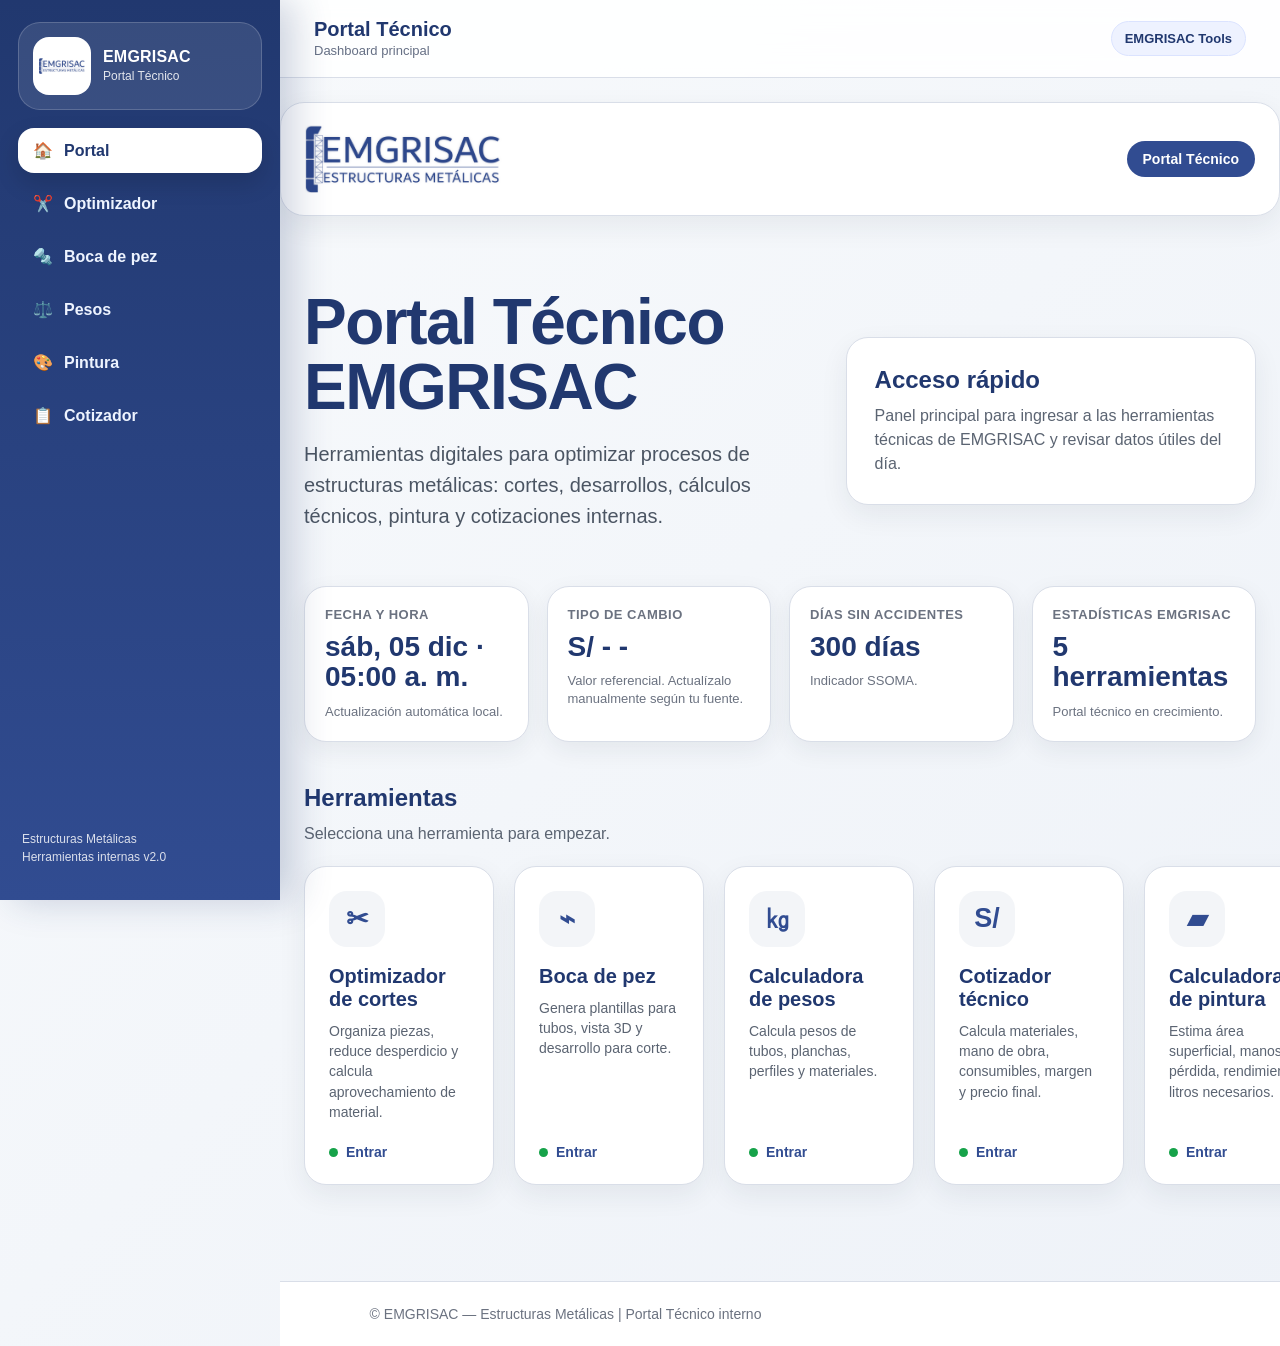
<file: index_v1.html>
<!DOCTYPE html>
<html lang="es">
<head>
  <meta charset="UTF-8" />
  <meta name="viewport" content="width=device-width, initial-scale=1.0" />
  <title>Portal Técnico EMGRISAC</title>
  <style>
    :root {
      --azul: #314c91;
      --azul-oscuro: #21386f;
      --gris: #f3f5f8;
      --texto: #1f2937;
      --borde: #d9dee8;
      --sombra: 0 18px 40px rgba(31, 41, 55, 0.12);
      --verde: #16a34a;
      --amarillo: #f59e0b;
    }

    * { box-sizing: border-box; }

    body {
      margin: 0;
      font-family: Arial, Helvetica, sans-serif;
      background: linear-gradient(135deg, #ffffff 0%, #eef2f8 100%);
      color: var(--texto);
      min-height: 100vh;
    }

    header {
      padding: 28px 7vw 18px;
      display: flex;
      align-items: center;
      justify-content: space-between;
      gap: 24px;
      border-bottom: 1px solid var(--borde);
      background: rgba(255,255,255,0.88);
      backdrop-filter: blur(12px);
      position: sticky;
      top: 0;
      z-index: 10;
    }

    .logo {
      height: 68px;
      max-width: 420px;
      object-fit: contain;
    }

    .badge {
      background: var(--azul);
      color: white;
      padding: 10px 16px;
      border-radius: 999px;
      font-weight: 700;
      font-size: 14px;
      white-space: nowrap;
    }

    main { padding: 48px 7vw 70px; }

    .hero {
      display: grid;
      grid-template-columns: 1.1fr 0.9fr;
      align-items: center;
      gap: 40px;
      margin-bottom: 34px;
    }

    h1 {
      margin: 0;
      font-size: clamp(36px, 5vw, 64px);
      color: var(--azul-oscuro);
      letter-spacing: -1.5px;
      line-height: 1.02;
    }

    .subtitle {
      margin-top: 18px;
      font-size: 20px;
      line-height: 1.55;
      color: #4b5563;
      max-width: 760px;
    }

    .panel, .metric, .card {
      background: white;
      border: 1px solid var(--borde);
      box-shadow: 0 8px 24px rgba(31, 41, 55, 0.07);
    }

    .panel {
      border-radius: 28px;
      padding: 28px;
      box-shadow: var(--sombra);
    }

    .panel h2, .section-title h2 { margin: 0 0 10px; color: var(--azul); }
    .panel p, .section-title p { margin: 0; color: #5b6472; line-height: 1.5; }

    .dashboard {
      display: grid;
      grid-template-columns: repeat(4, minmax(180px, 1fr));
      gap: 18px;
      margin-bottom: 42px;
    }

    .metric {
      border-radius: 22px;
      padding: 20px;
      min-height: 132px;
    }

    .metric-label {
      color: #6b7280;
      font-size: 13px;
      font-weight: 700;
      text-transform: uppercase;
      letter-spacing: .5px;
      margin-bottom: 10px;
    }

    .metric-value {
      color: var(--azul-oscuro);
      font-size: 28px;
      font-weight: 900;
      line-height: 1.1;
    }

    .metric-note {
      margin-top: 10px;
      color: #6b7280;
      font-size: 13px;
      line-height: 1.35;
    }

    .section-title {
      margin: 0 0 20px;
      display: flex;
      align-items: end;
      justify-content: space-between;
      gap: 20px;
    }

    .grid {
      display: grid;
      grid-template-columns: repeat(5, minmax(190px, 1fr));
      gap: 20px;
    }

    .card {
      text-decoration: none;
      color: inherit;
      border-radius: 24px;
      padding: 24px;
      min-height: 225px;
      transition: transform .2s ease, box-shadow .2s ease, border-color .2s ease;
      display: flex;
      flex-direction: column;
      justify-content: space-between;
    }

    .card:hover {
      transform: translateY(-6px);
      box-shadow: var(--sombra);
      border-color: var(--azul);
    }

    .icon {
      width: 56px;
      height: 56px;
      border-radius: 18px;
      background: var(--gris);
      color: var(--azul);
      display: grid;
      place-items: center;
      font-size: 27px;
      font-weight: 900;
      margin-bottom: 18px;
    }

    .card h3 { margin: 0 0 10px; font-size: 20px; color: var(--azul-oscuro); }
    .card p { margin: 0; color: #5b6472; line-height: 1.45; font-size: 14px; }

    .status {
      margin-top: 22px;
      display: inline-flex;
      align-items: center;
      gap: 8px;
      color: var(--azul);
      font-weight: 700;
      font-size: 14px;
    }

    .dot { width: 9px; height: 9px; background: var(--azul); border-radius: 50%; }
    .dot.green { background: var(--verde); }
    .dot.yellow { background: var(--amarillo); }

    footer {
      padding: 24px 7vw;
      color: #6b7280;
      border-top: 1px solid var(--borde);
      background: white;
      font-size: 14px;
    }

    @media (max-width: 1200px) {
      .grid { grid-template-columns: repeat(3, minmax(220px, 1fr)); }
      .dashboard { grid-template-columns: repeat(2, minmax(180px, 1fr)); }
    }

    @media (max-width: 900px) {
      .hero { grid-template-columns: 1fr; }
      .grid { grid-template-columns: repeat(2, minmax(220px, 1fr)); }
    }

    @media (max-width: 640px) {
      header { flex-direction: column; align-items: flex-start; }
      .logo { width: 100%; height: auto; }
      .grid, .dashboard { grid-template-columns: 1fr; }
      main { padding-top: 34px; }
      .section-title { display: block; }
    }
  </style>
  <link rel="stylesheet" href="css/emgrisac-unificado.css" />
  <script src="js/emgrisac-ui.js" defer></script>
</head>
<body class="emg-unificado">

<aside class="emg-sidebar">
  <div class="emg-brand">
    <img src="img/logo-emgrisac.png" alt="Logo EMGRISAC">
    <div><strong>EMGRISAC</strong><span>Portal Técnico</span></div>
  </div>
  <nav class="emg-nav">
    <a href="index.html" class="active"><span>🏠</span><span>Portal</span></a>
<a href="optimizador.html" class=""><span>✂️</span><span>Optimizador</span></a>
<a href="bocapez.html" class=""><span>🔩</span><span>Boca de pez</span></a>
<a href="calcpesos.html" class=""><span>⚖️</span><span>Pesos</span></a>
<a href="calculadora-pintura.html" class=""><span>🎨</span><span>Pintura</span></a>
<a href="cotizador.html" class=""><span>📋</span><span>Cotizador</span></a>
  </nav>
  <div class="emg-sidebar-footer">Estructuras Metálicas<br>Herramientas internas v2.0</div>
</aside>
<header class="emg-topbar">
  <div style="display:flex;align-items:center;gap:10px;">
    <button class="emg-mobile-menu" data-emg-menu>☰</button>
    <div class="emg-page-title"><strong>Portal Técnico</strong><span>Dashboard principal</span></div>
  </div>
  <div class="emg-chip">EMGRISAC Tools</div>
</header>

  <header>
    <img src="img/logo-emgrisac.png" alt="Logo EMGRISAC" class="logo" />
    <div class="badge">Portal Técnico</div>
  </header>

  <main>
    <section class="hero">
      <div>
        <h1>Portal Técnico EMGRISAC</h1>
        <p class="subtitle">
          Herramientas digitales para optimizar procesos de estructuras metálicas:
          cortes, desarrollos, cálculos técnicos, pintura y cotizaciones internas.
        </p>
      </div>
      <div class="panel">
        <h2>Acceso rápido</h2>
        <p>
          Panel principal para ingresar a las herramientas técnicas de EMGRISAC y revisar datos útiles del día.
        </p>
      </div>
    </section>

    <section class="dashboard">
      <div class="metric">
        <div class="metric-label">Fecha y hora</div>
        <div class="metric-value" id="fechaHora">--:--</div>
        <div class="metric-note">Actualización automática local.</div>
      </div>

      <div class="metric">
        <div class="metric-label">Tipo de cambio</div>
        <div class="metric-value">S/  - - </div>
        <div class="metric-note">Valor referencial. Actualízalo manualmente según tu fuente.</div>
      </div>

      <div class="metric">
        <div class="metric-label">Días sin accidentes</div>
        <div class="metric-value">300 días</div>
        <div class="metric-note"> Indicador SSOMA.</div>
      </div>

      <div class="metric">
        <div class="metric-label">Estadísticas EMGRISAC</div>
        <div class="metric-value">5 herramientas</div>
        <div class="metric-note">Portal técnico en crecimiento.</div>
      </div>
    </section>

    <section class="section-title">
      <div>
        <h2>Herramientas</h2>
        <p>Selecciona una herramienta para empezar.</p>
      </div>
    </section>

    <section class="grid">
      <a class="card" href="optimizador.html">
        <div>
          <div class="icon">✂</div>
          <h3>Optimizador de cortes</h3>
          <p>Organiza piezas, reduce desperdicio y calcula aprovechamiento de material.</p>
        </div>
        <span class="status"><span class="dot green"></span> Entrar</span>
      </a>

      <a class="card" href="bocapez.html">
        <div>
          <div class="icon">⌁</div>
          <h3>Boca de pez</h3>
          <p>Genera plantillas para tubos, vista 3D y desarrollo para corte.</p>
        </div>
        <span class="status"><span class="dot green"></span> Entrar</span>
      </a>

      <a class="card" href="calcpesos.html">
        <div>
          <div class="icon">㎏</div>
          <h3>Calculadora de pesos</h3>
          <p>Calcula pesos de tubos, planchas, perfiles y materiales.</p>
        </div>
        <span class="status"><span class="dot green"></span> Entrar</span>
      </a>

      <a class="card" href="cotizador.html">
        <div>
          <div class="icon">S/</div>
          <h3>Cotizador técnico</h3>
          <p>Calcula materiales, mano de obra, consumibles, margen y precio final.</p>
        </div>
        <span class="status"><span class="dot green"></span> Entrar</span>
      </a>

      <a class="card" href="calculadora-pintura.html">
        <div>
          <div class="icon">▰</div>
          <h3>Calculadora de pintura</h3>
          <p>Estima área superficial, manos, pérdida, rendimiento y litros necesarios.</p>
        </div>
        <span class="status"><span class="dot green"></span> Entrar</span>
      </a>
    </section>
  </main>

  <footer>
    © EMGRISAC — Estructuras Metálicas | Portal Técnico interno
  </footer>

  <script>
    function actualizarFechaHora() {
      const ahora = new Date();
      const opcionesFecha = { weekday: 'short', day: '2-digit', month: 'short' };
      const fecha = ahora.toLocaleDateString('es-PE', opcionesFecha).replace('.', '');
      const hora = ahora.toLocaleTimeString('es-PE', { hour: '2-digit', minute: '2-digit' });
      document.getElementById('fechaHora').textContent = `${fecha} · ${hora}`;
    }

    actualizarFechaHora();
    setInterval(actualizarFechaHora, 30000);
  </script>
</body>
</html>
</file>
<file: css/emgrisac-unificado.css>
/* ================================
   EMGRISAC UI - Diseño unificado v2.0
   ================================ */
:root{
  --emg-azul:#314c91;
  --emg-azul-oscuro:#21386f;
  --emg-fondo:#f3f5f8;
  --emg-panel:#ffffff;
  --emg-texto:#1f2937;
  --emg-muted:#667085;
  --emg-borde:#d9dee8;
  --emg-sombra:0 18px 40px rgba(31,41,55,.10);
  --emg-radio:22px;
}
*{box-sizing:border-box}
body.emg-unificado{
  margin:0!important;
  min-height:100vh;
  background:linear-gradient(135deg,#f8fafc 0%,#eef2f8 100%)!important;
  color:var(--emg-texto)!important;
  font-family:Arial, Helvetica, sans-serif!important;
  padding-left:280px!important;
  padding-top:78px!important;
}
.emg-sidebar{
  position:fixed; inset:0 auto 0 0; width:280px; z-index:9999;
  background:linear-gradient(180deg,var(--emg-azul-oscuro),var(--emg-azul));
  color:#fff; padding:22px 18px; display:flex; flex-direction:column; gap:18px;
  box-shadow:14px 0 35px rgba(33,56,111,.22);
}
.emg-brand{background:rgba(255,255,255,.10); border:1px solid rgba(255,255,255,.18); border-radius:22px; padding:14px; display:flex; align-items:center; gap:12px;}
.emg-brand img{width:58px; height:58px; object-fit:contain; background:white; border-radius:16px; padding:6px;}
.emg-brand strong{display:block; font-size:16px; letter-spacing:.2px}.emg-brand span{font-size:12px; opacity:.86}
.emg-nav{display:flex; flex-direction:column; gap:8px}.emg-nav a{color:#eef4ff; text-decoration:none; padding:12px 14px; border-radius:16px; display:flex; align-items:center; gap:11px; font-weight:700; border:1px solid transparent; transition:.18s ease;}
.emg-nav a:hover{background:rgba(255,255,255,.12); transform:translateX(3px)}.emg-nav a.active{background:white; color:var(--emg-azul-oscuro); box-shadow:0 10px 24px rgba(0,0,0,.14)}
.emg-sidebar-footer{margin-top:auto; font-size:12px; opacity:.82; line-height:1.45; padding:12px 4px;}
.emg-topbar{position:fixed!important; top:0; left:280px; right:0; height:78px; z-index:9998; background:rgba(255,255,255,.88)!important; backdrop-filter:blur(14px); border-bottom:1px solid var(--emg-borde)!important; display:flex!important; align-items:center; justify-content:space-between; padding:0 34px!important; color:var(--emg-texto)!important; box-shadow:none!important;}
.emg-page-title strong{display:block; color:var(--emg-azul-oscuro); font-size:20px}.emg-page-title span{font-size:13px; color:var(--emg-muted)}
.emg-chip{background:#eef2ff; color:var(--emg-azul-oscuro); border:1px solid #dbe3ff; padding:9px 13px; border-radius:999px; font-weight:800; font-size:13px;}
/* Contenedores principales */
body.emg-unificado main,
body.emg-unificado .app,
body.emg-unificado .container{
  max-width:1200px!important;
  margin:26px auto!important;
  padding-left:24px!important; padding-right:24px!important;
}
/* Paneles y tarjetas */
body.emg-unificado .card,
body.emg-unificado .panel,
body.emg-unificado .container,
body.emg-unificado .app > section,
body.emg-unificado fieldset{
  border-radius:var(--emg-radio)!important;
  border:1px solid var(--emg-borde)!important;
  box-shadow:0 10px 28px rgba(31,41,55,.07)!important;
}
body.emg-unificado h1, body.emg-unificado h2, body.emg-unificado h3{color:var(--emg-azul-oscuro)!important;}
/* Headers internos: los volvemos corporativos sin romper la lógica */
body.emg-unificado header:not(.emg-topbar){
  background:white!important; color:var(--emg-texto)!important; border:1px solid var(--emg-borde)!important; border-radius:24px!important; box-shadow:0 10px 28px rgba(31,41,55,.07)!important; margin:24px auto!important; max-width:1200px!important; padding:22px 24px!important;
}
body.emg-unificado header:not(.emg-topbar) h1{margin:0!important; color:var(--emg-azul-oscuro)!important; text-align:left!important;}
body.emg-unificado header:not(.emg-topbar) p{color:var(--emg-muted)!important;}
/* Formularios */
body.emg-unificado input,
body.emg-unificado select,
body.emg-unificado textarea{
  border:1px solid var(--emg-borde)!important; border-radius:12px!important; padding:10px 12px!important; background:#fff!important; color:var(--emg-texto)!important; outline:none!important;
}
body.emg-unificado input:focus,
body.emg-unificado select:focus,
body.emg-unificado textarea:focus{border-color:var(--emg-azul)!important; box-shadow:0 0 0 4px rgba(49,76,145,.12)!important;}
body.emg-unificado button,
body.emg-unificado .btn,
body.emg-unificado input[type="button"],
body.emg-unificado input[type="submit"]{
  border:0!important; border-radius:14px!important; background:var(--emg-azul)!important; color:#fff!important; font-weight:800!important; padding:11px 16px!important; cursor:pointer!important; box-shadow:0 8px 18px rgba(49,76,145,.22)!important; transition:.18s ease!important;
}
body.emg-unificado button:hover,
body.emg-unificado .btn:hover{background:var(--emg-azul-oscuro)!important; transform:translateY(-1px)!important;}
body.emg-unificado table{border-collapse:separate!important; border-spacing:0!important; overflow:hidden!important; border-radius:16px!important; border:1px solid var(--emg-borde)!important; background:white!important;}
body.emg-unificado th{background:#eef2ff!important; color:var(--emg-azul-oscuro)!important;}
body.emg-unificado td, body.emg-unificado th{border-color:var(--emg-borde)!important;}
.emg-mobile-menu{display:none;}
@media(max-width:900px){
  body.emg-unificado{padding-left:0!important; padding-top:72px!important;}
  .emg-sidebar{transform:translateX(-102%); transition:.25s ease; width:270px;}
  body.emg-menu-open .emg-sidebar{transform:translateX(0);}
  .emg-topbar{left:0; height:72px; padding:0 16px!important;}
  .emg-mobile-menu{display:inline-flex!important; margin-right:10px; box-shadow:none!important; padding:8px 11px!important;}
  body.emg-unificado main, body.emg-unificado .app, body.emg-unificado .container{padding-left:16px!important; padding-right:16px!important;}
}
@media print{.emg-sidebar,.emg-topbar{display:none!important} body.emg-unificado{padding:0!important;background:white!important}}
</file>
